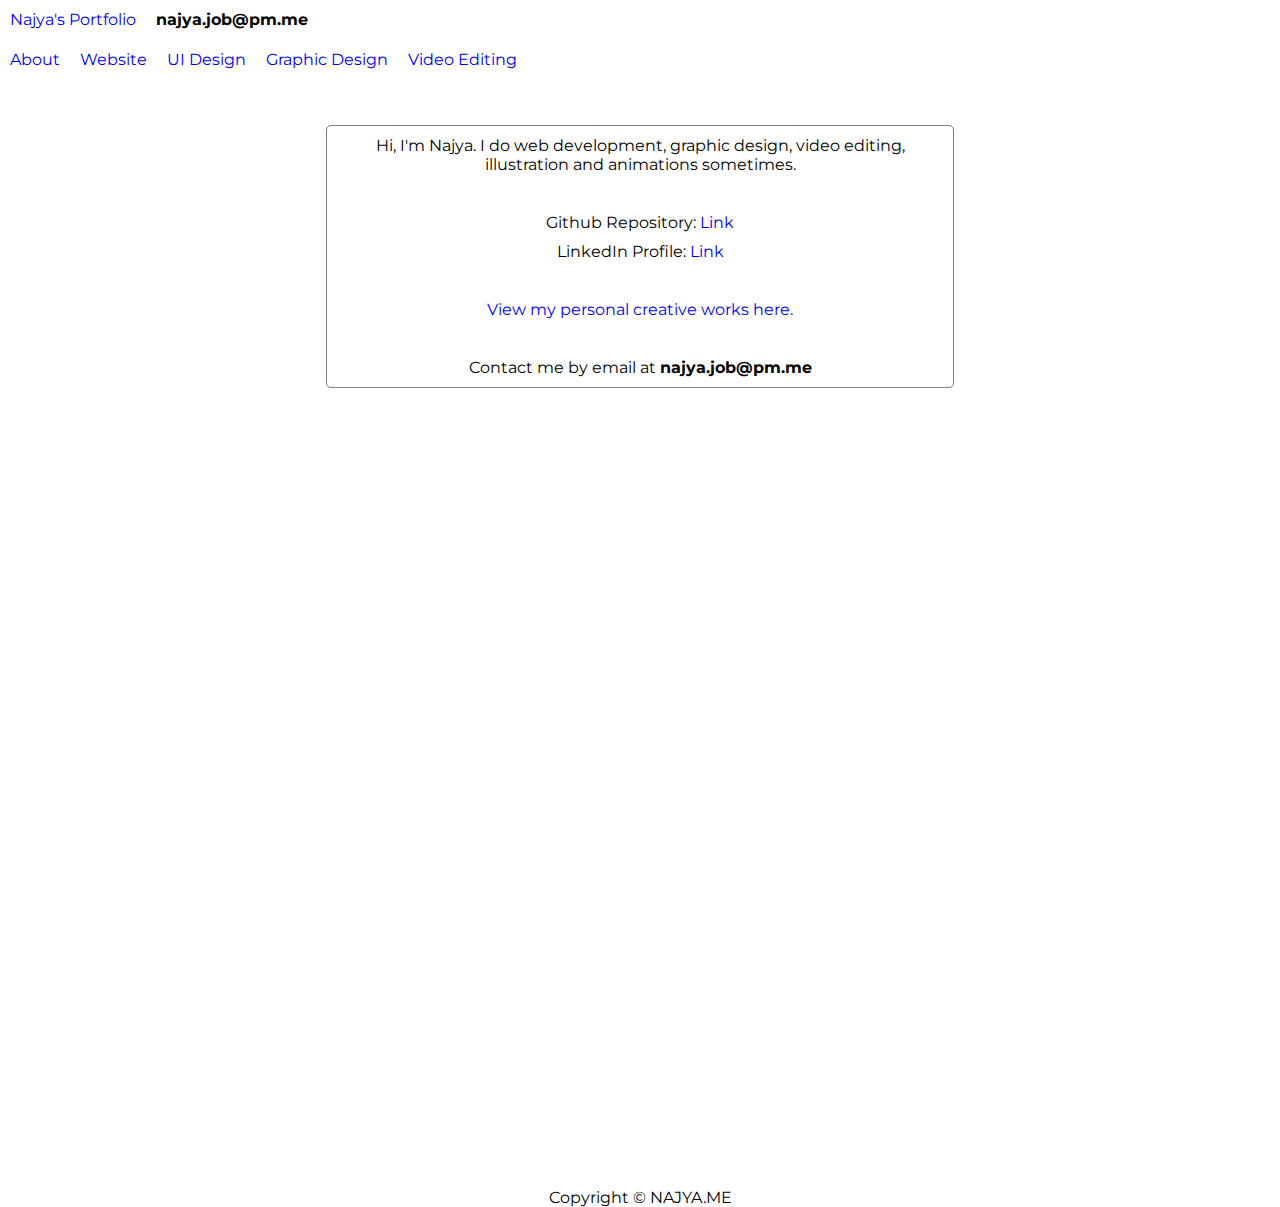
<file: index.html>
<!DOCTYPE html>
<html lang="en">

<head>
    <!-- Google tag (gtag.js) -->
    <script async src="https://www.googletagmanager.com/gtag/js?id=G-81DXQDD2KN"></script>
    <script>
        window.dataLayer = window.dataLayer || [];
        function gtag() { dataLayer.push(arguments); }
        gtag('js', new Date());

        gtag('config', 'G-81DXQDD2KN');
    </script>
    
    <meta charset="UTF-8">
    <meta name="viewport" content="width=device-width, initial-scale=1.0">
    <meta name="robots" content="noindex, noml, nofollow">
    <meta name="description" content="A little portfolio site of mine.">
    <link rel="stylesheet" href="./index.css">
    <title>Portfolio | Najya</title>
    <link rel="icon" type="image/x-icon" href="./media/illustration/snail_compressed.webp">
</head>

<body id="top">
    <div class="fixed-top-nav">
        <nav>
            <ul class="firstNav">
                <li class="c1"><a href="index.html">Najya's Portfolio</a></li>
                <li class="c2"><span id="emailText" onclick="copyText()">najya.job@pm.me</span></li>
            </ul>
        </nav>

        <nav>
            <ul class="secondNav">
                <li class="navLink active"><a href="index.html">About</a></li>
                <li class="navLink"><a href="website.html">Website</a></li>
                <li class="navLink"><a href="ui-design.html">UI Design</a></li>
                <li class="navLink"><a href="graphic-design.html">Graphic Design</a></li>
                <li class="navLink"><a href="video-editing.html">Video Editing</a></li>
            </ul>
        </nav>
    </div>

    <div class="content">
        <div id="contact-me">
            <!-- <h1>Contact Me</h1> -->

            <div class="content-contact">
                <div class="child-contact">
                    <p>
                        Hi, I'm Najya. I do web development, graphic design, video editing, illustration and animations
                        sometimes.
                    </p>

                    <br>
                    <p>Github Repository: <a href="https://github.com/najya-mn" target="_blank">Link</a></p>
                    <p>LinkedIn Profile: <a href="https://www.linkedin.com/in/najya-mohd-najib" target="_blank">Link</a></p>
                    <br>

                    <p><a href="https://rumirta.me" target="_blank">View my personal creative works here.</a></p>
                    <br>
                    <p>
                        Contact me by email at
                        <span id="emailText" onclick="copyText()">najya.job@pm.me</span>
                    </p>
                </div>
            </div>

            <div style="height: calc(90vh - 40px)"></div>
        </div>
    </div>

    <script src="./index.js"></script>

    <footer>
        Copyright &copy NAJYA.ME
    </footer>
</body>

</html>
</file>
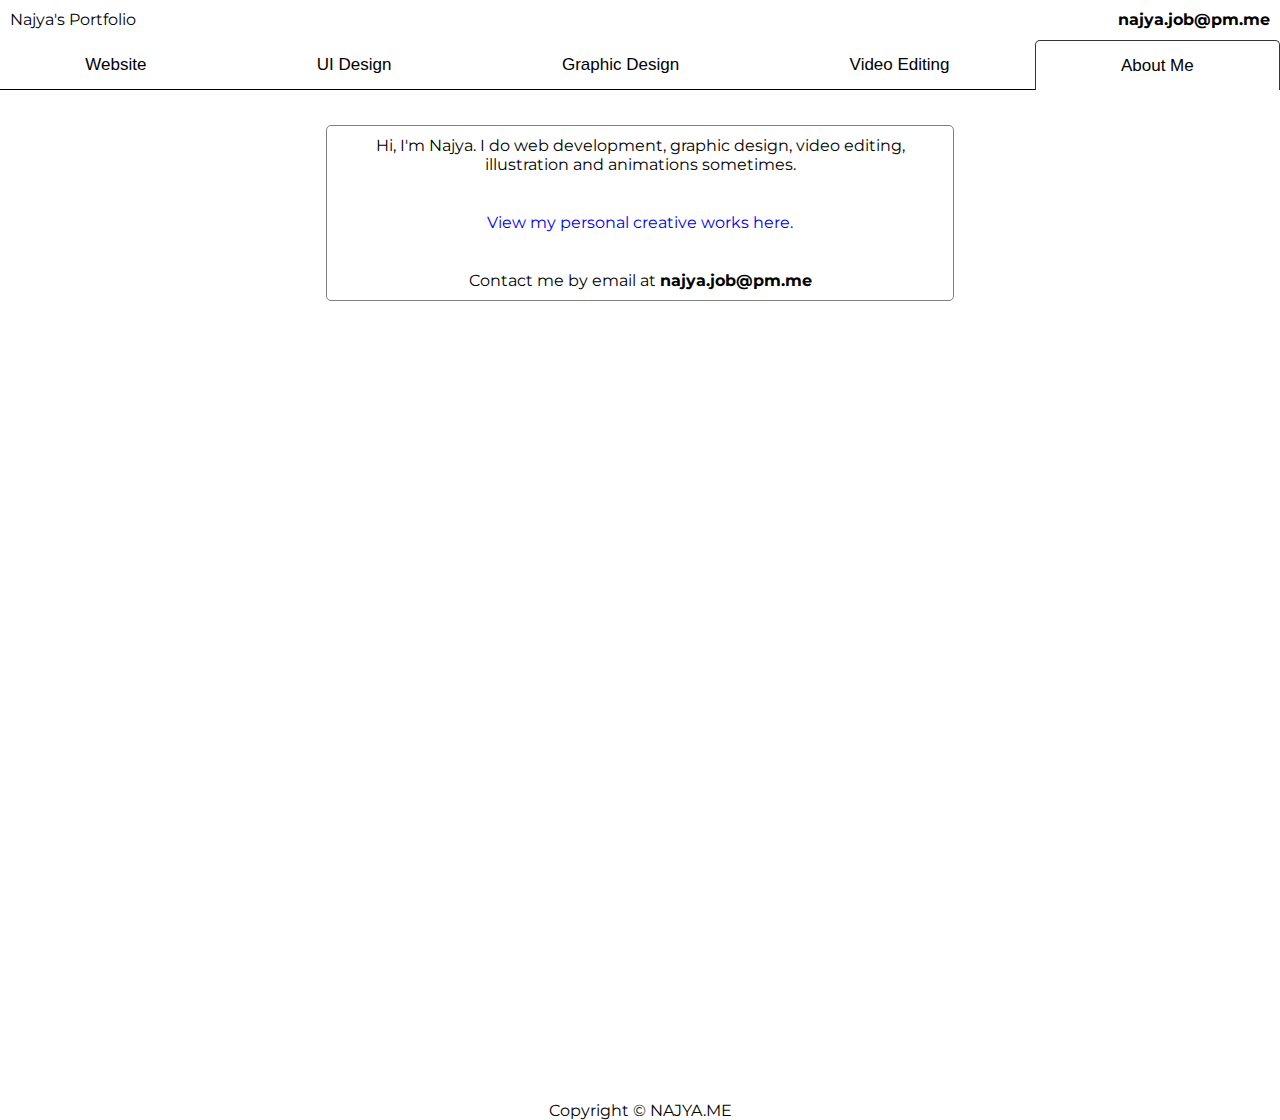
<file: about-me.html>
<!DOCTYPE html>
<html lang="en">

<head>
    <meta charset="UTF-8">
    <meta name="viewport" content="width=device-width, initial-scale=1.0">
    <meta name="robots" content="noindex, noml, nofollow">
    <meta name="description" content="A little portfolio site of mine.">
    <link rel="stylesheet" href="./index.css">
    <title>Portfolio | Najya</title>
    <link rel="icon" type="image/x-icon" href="/media/illustration/snail_compressed.webp">

    <!-- Google tag (gtag.js) -->
    <script async src="https://www.googletagmanager.com/gtag/js?id=G-81DXQDD2KN"></script>
    <script>
        window.dataLayer = window.dataLayer || [];
        function gtag() { dataLayer.push(arguments); }
        gtag('js', new Date());

        gtag('config', 'G-81DXQDD2KN');
    </script>
</head>

<body id="top">
    <div class="fixed-top-nav">
        <nav>
            <ul>
                <li class="child-1"><a href="index.html">Najya's Portfolio</a></li>
                <li class="child-2"><span id="emailText" onclick="copyText()">najya.job@pm.me</span></li>
            </ul>
        </nav>

        <div class="tab">
            <!-- <button class="tablinks" onclick="openTab(event, 'illustration')">Illustration & Animation</button> -->
            <button href="#top" class="tablinks" onclick="openTab(event, 'website')">Website</button>
            <button href="#top" class="tablinks" onclick="openTab(event, 'prototype')">UI Design</button>
            <button class="tablinks" onclick="openTab(event, 'graphic-design')">Graphic Design</button>
            <button class="tablinks" onclick="openTab(event, 'video-editing')">Video Editing</button>
            <button id="defaultOpen" href="#top" class="tablinks" onclick="openTab(event, 'contact-me')">About Me</button>
        </div>
    </div>

    <div class="content">
        <div id="contact-me" class="tabcontent">
            <!-- <h1>Contact Me</h1> -->

            <div class="content-contact">
                <div class="child-contact">
                    <p>
                        Hi, I'm Najya. I do web development, graphic design, video editing, illustration and animations
                        sometimes.
                    </p>

                    <br>

                    <p><a href="https://rumirta.me">View my personal creative works here.</a></p>

                    <br>
                    <p>
                        Contact me by email at
                        <span id="emailText" onclick="copyText()">najya.job@pm.me</span>
                    </p>
                </div>
            </div>

            <div style="height: calc(90vh - 40px)"></div>
        </div>
    </div>

    <script src="./index.js"></script>

    <footer>
        Copyright &copy NAJYA.ME
    </footer>
</body>

</html>
</file>
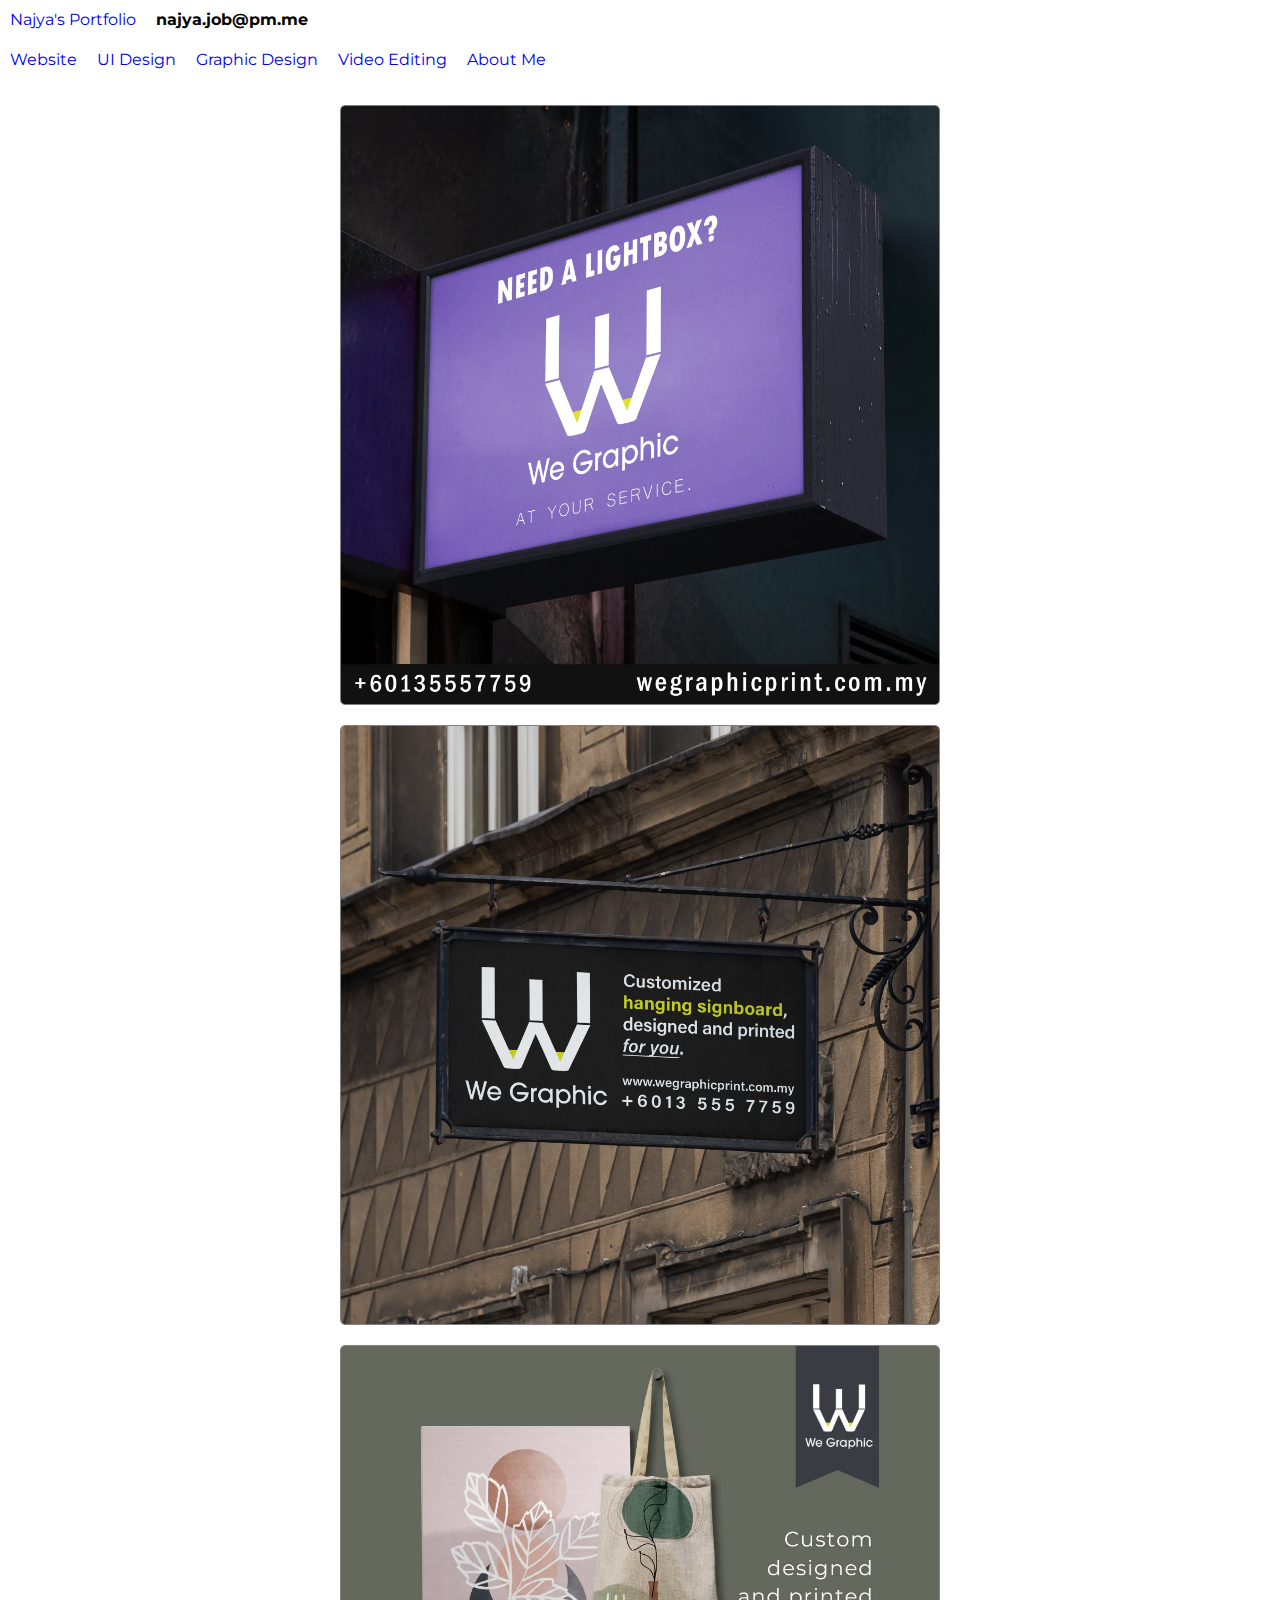
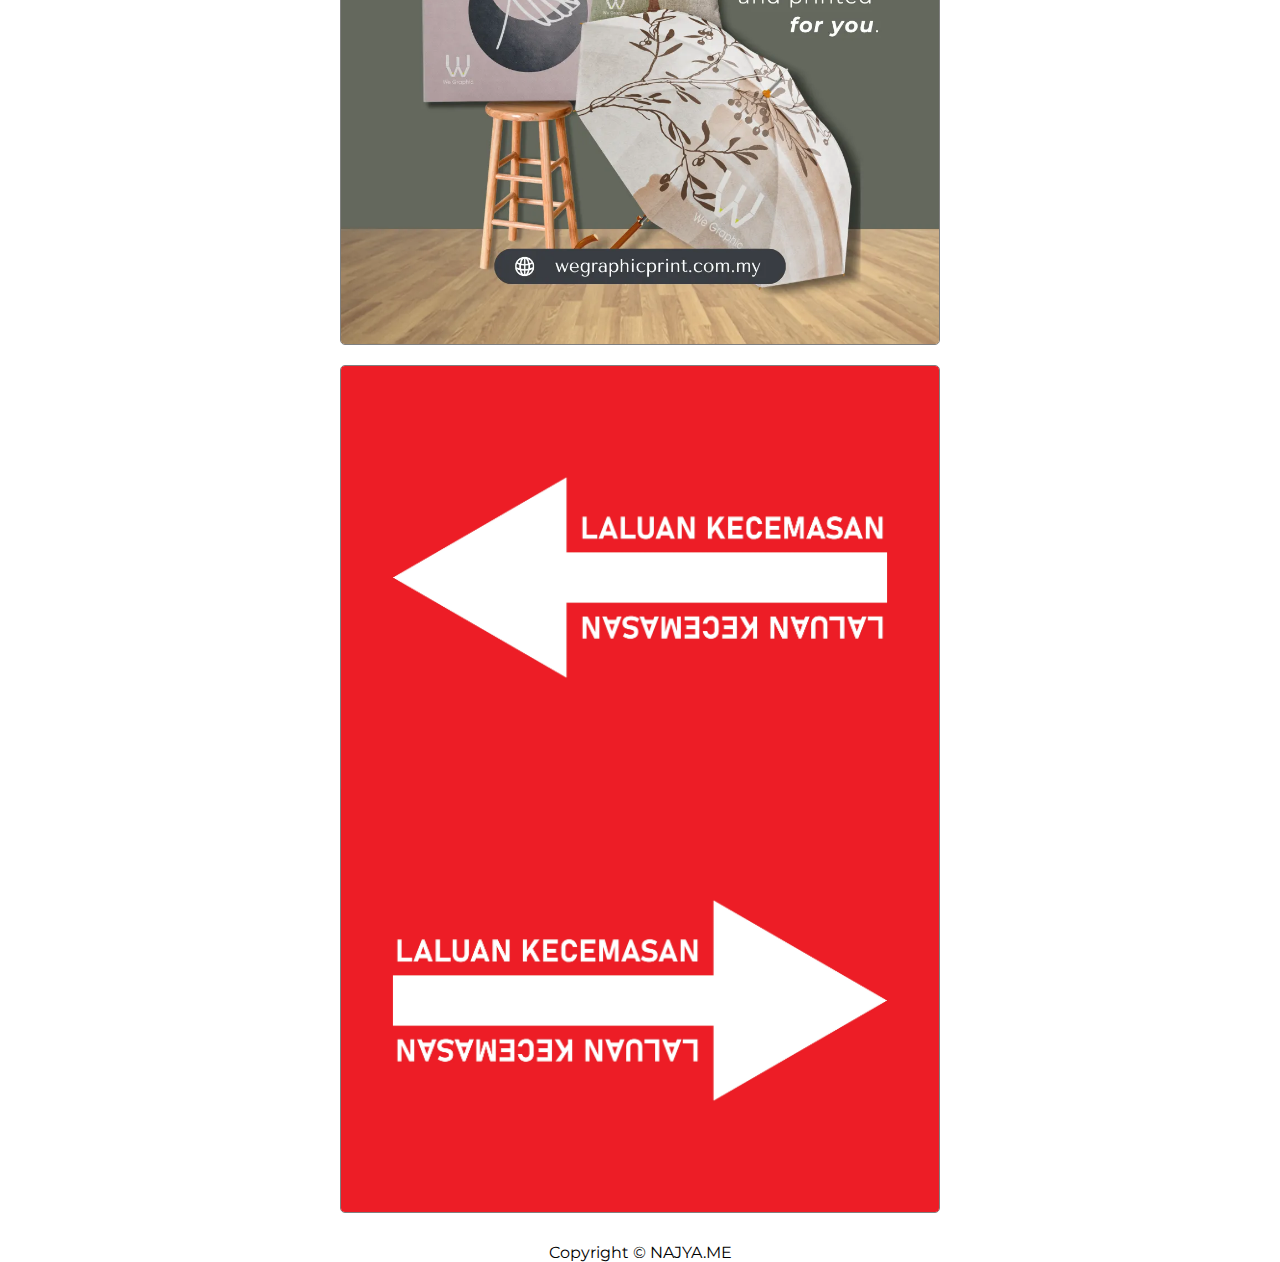
<file: graphic-design.html>
<!DOCTYPE html>
<html lang="en">

<head>
    <!-- Google tag (gtag.js) -->
    <script async src="https://www.googletagmanager.com/gtag/js?id=G-81DXQDD2KN"></script>
    <script>
        window.dataLayer = window.dataLayer || [];
        function gtag() { dataLayer.push(arguments); }
        gtag('js', new Date());

        gtag('config', 'G-81DXQDD2KN');
    </script>
    
    <meta charset="UTF-8">
    <meta name="viewport" content="width=device-width, initial-scale=1.0">
    <meta name="robots" content="noindex, noml, nofollow">
    <meta name="description" content="A little portfolio site of mine.">
    <link rel="stylesheet" href="./index.css">
    <title>Graphic Design | Najya</title>
    <link rel="icon" type="image/x-icon" href="./media/illustration/snail_compressed.webp">
</head>

<body id="top">
    <div class="fixed-top-nav">
        <nav>
            <ul class="firstNav">
                <li class="c1"><a href="index.html">Najya's Portfolio</a></li>
                <li class="c2"><span id="emailText" onclick="copyText()">najya.job@pm.me</span></li>
            </ul>
        </nav>

        <nav>
            <ul class="secondNav">
                <li class="navLink"><a href="website.html">Website</a></li>
                <li class="navLink"><a href="ui-design.html">UI Design</a></li>
                <li class="navLink active"><a href="graphic-design.html">Graphic Design</a></li>
                <li class="navLink"><a href="video-editing.html">Video Editing</a></li>
                <li class="navLink"><a href="about-me.html">About Me</a></li>
            </ul>
        </nav>
    </div>

    <div class="content">
        <div id="graphic-design" class="tabcontent">
            <!-- <h1>Graphic Design</h1> -->
            <div class="row">
                <div class="column">
                    <div class="child-gd">
                        <img loading="lazy" src="/media/graphic-design/wall mounted sign board_compressed.webp" alt="">
                    </div>
                    <div class="child-gd">
                        <img loading="lazy" src="/media/graphic-design/signboard_compressed.webp" alt="">
                    </div>

                    <div class="child-gd">
                        <img loading="lazy" src="/media/graphic-design/TMYK 2_compressed.webp" alt="">
                    </div>

                    <div class="child-gd">
                        <img loading="lazy" src="/media/graphic-design/laluan kecemasan (left)_compressed.webp" alt="">
                        <img loading="lazy" src="/media/graphic-design/laluan kecemasan(right)_compressed.webp" alt="">

                        <!-- <p>
                            Redesigned PPDKL's directional signage to be manually rotatable, enabling a single sign to
                            serve
                            both
                            left and right directions.
                            <br><br>
                            This cost-effective solution features text printed on the top and bottom of the arrow line,
                            ensuring that the text remains upright and readable when the sign is rotated by the user.
                            <br><br>
                            This design simplifies wayfinding and reduces printing expenses.
                        </p> -->
                    </div>
                    <!-- <div class="child-gd">
                        <img loading="lazy" src="/media/graphic-design/card front_compressed.webp" alt="">
                        <img loading="lazy" src="/media/graphic-design/card back_compressed.webp" alt="">

                        <p>
                            Redesigned an outdated business card as an intern project, under the guidance of my
                            coworker,
                            to create a more modern and professional look.
                            <br><br>
                            Key changes included a cleaner sans-serif font for improved readability and a more balanced
                            layout
                            with clearer hierarchy through the use of font sizes and visual spacing.
                            <br><br>
                            This experience provided valuable lessons in typography and layout.
                        </p>
                    </div> -->
                </div>
            </div>
        </div>
    </div>

    <script src="./index.js"></script>

    <footer>
        Copyright &copy NAJYA.ME
    </footer>
</body>

</html>
</file>
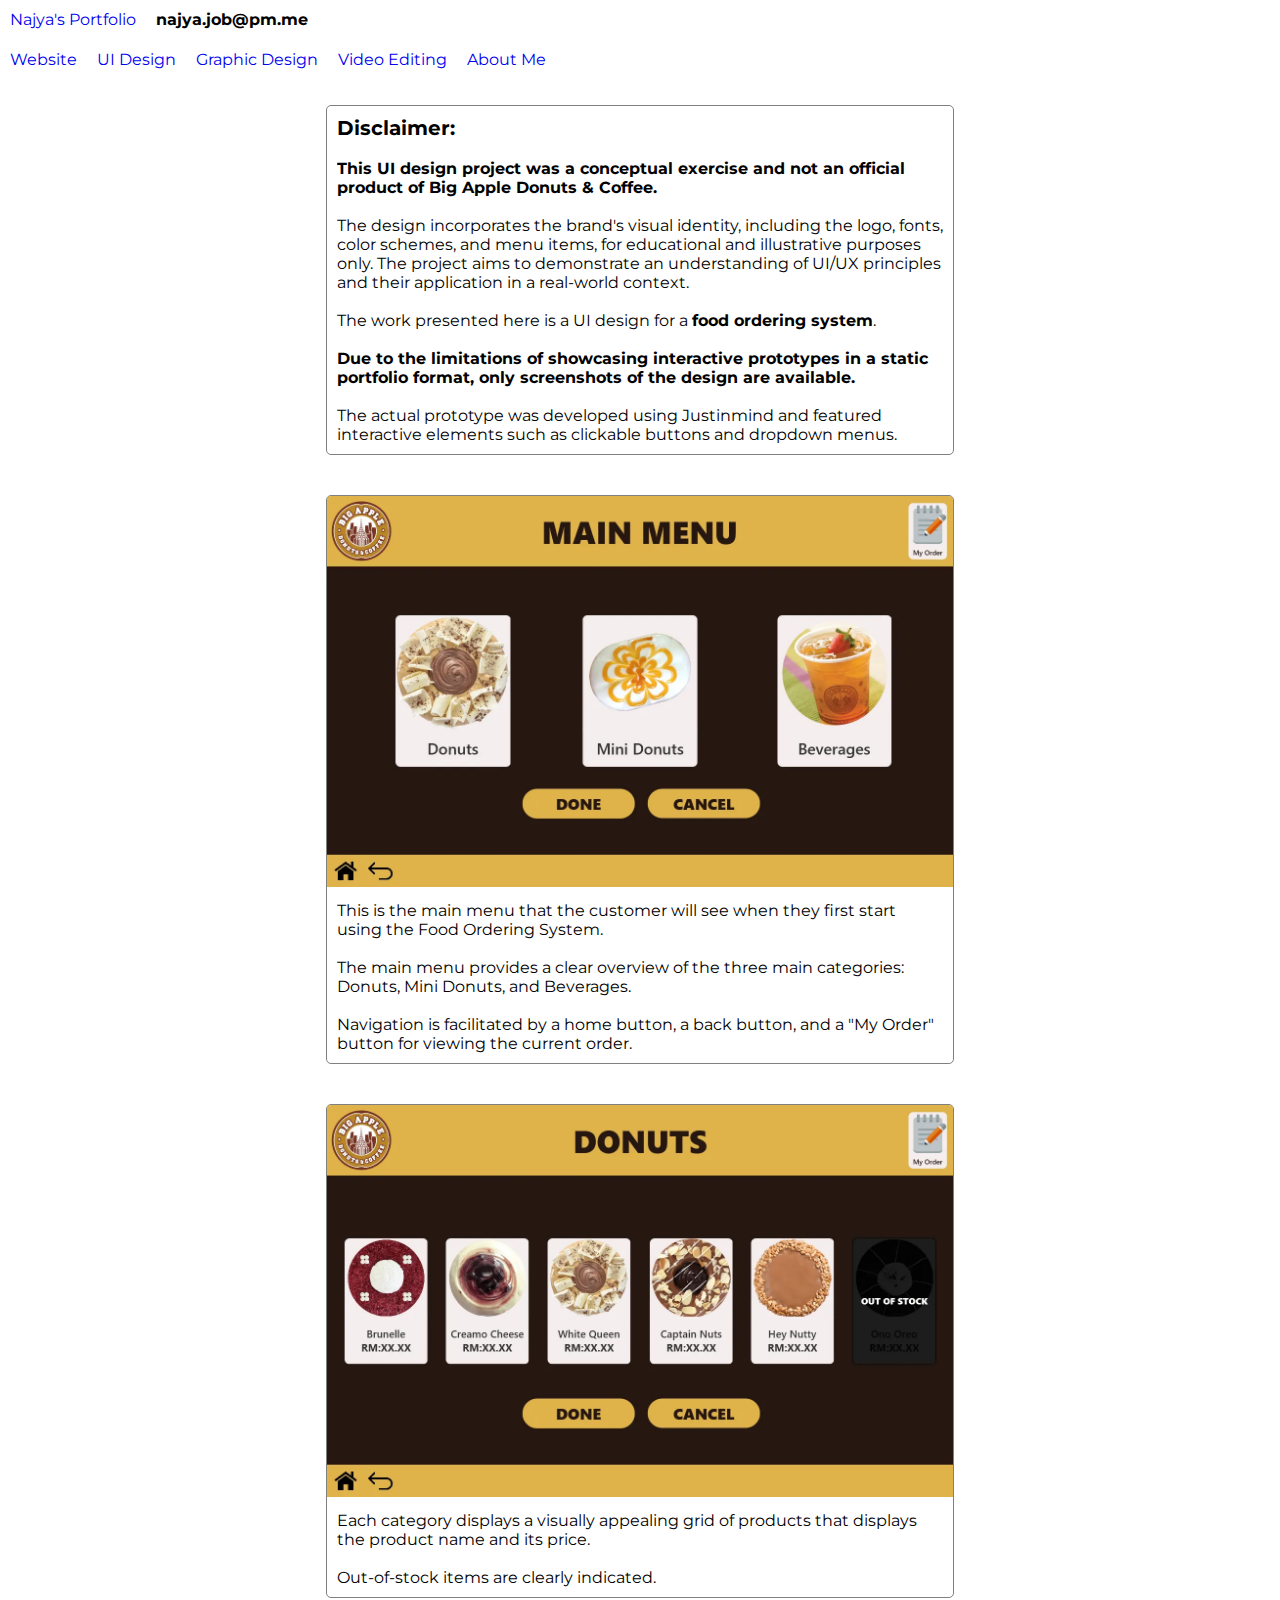
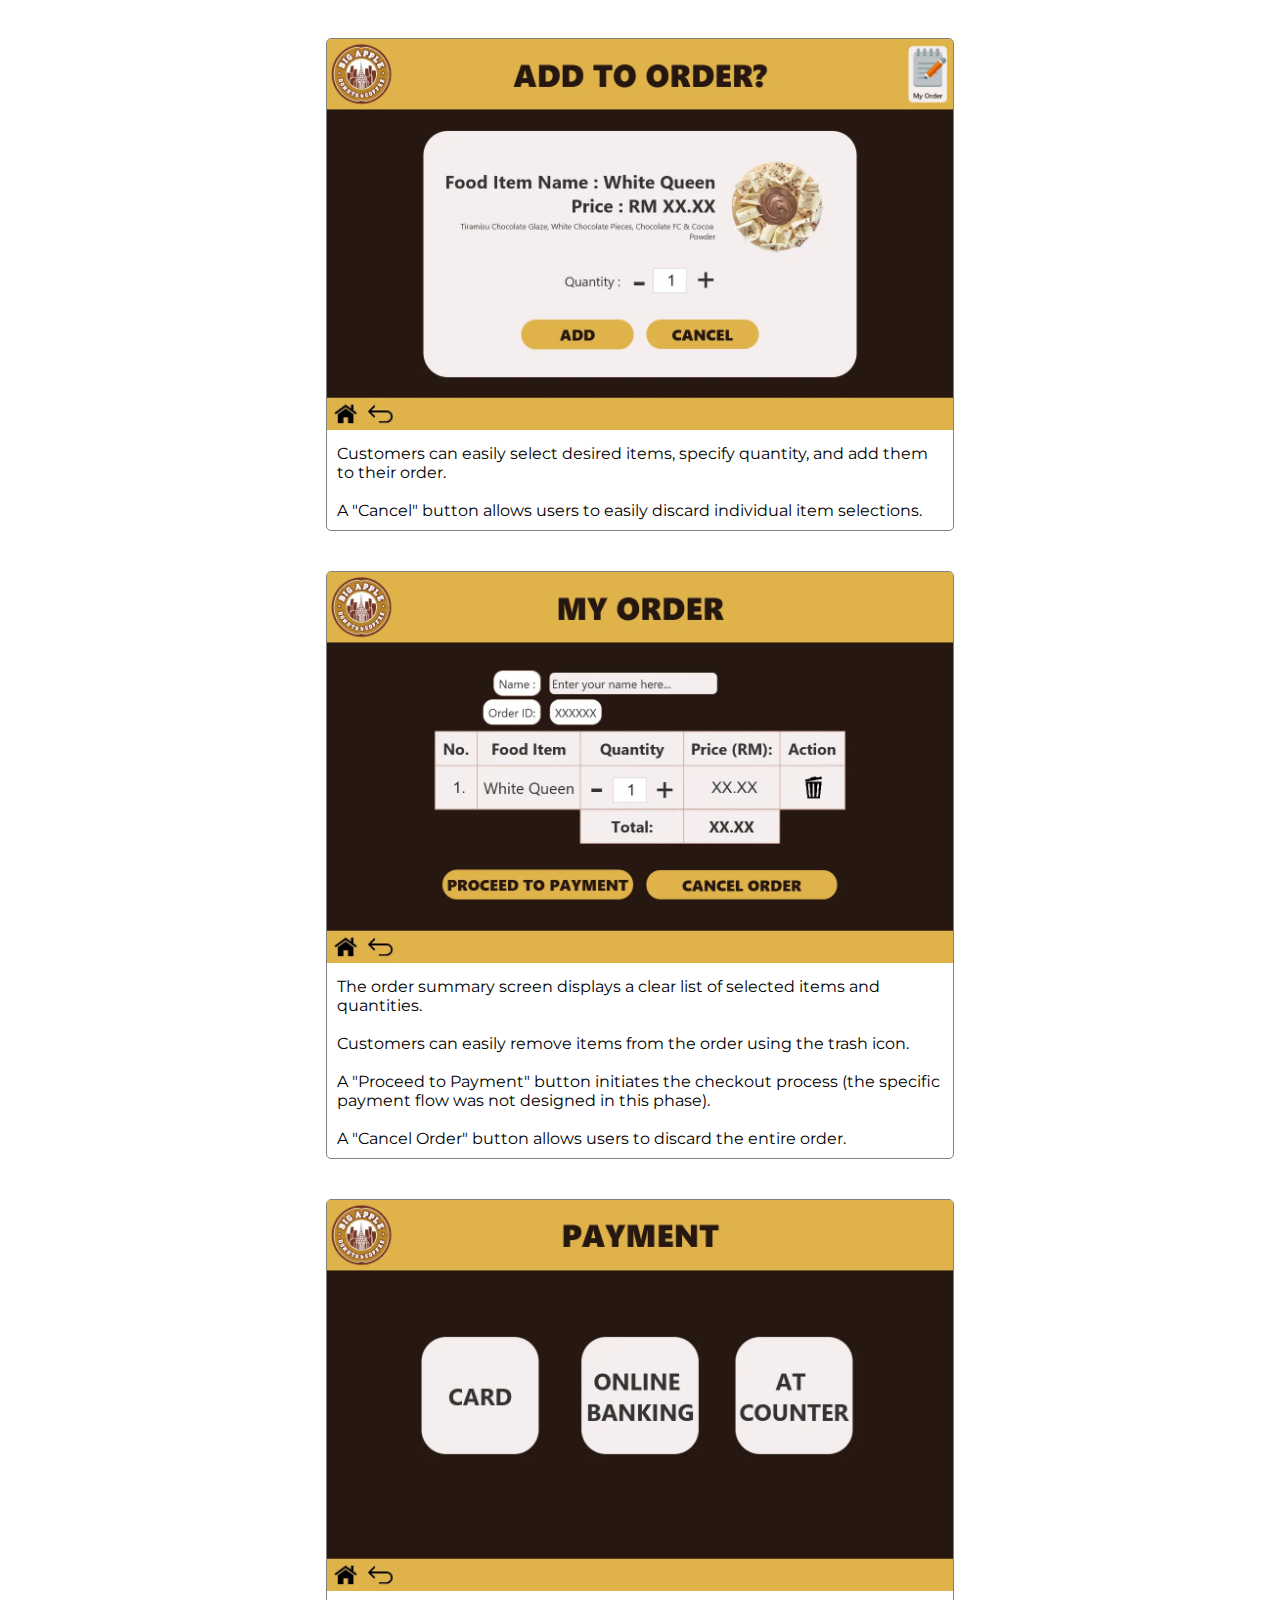
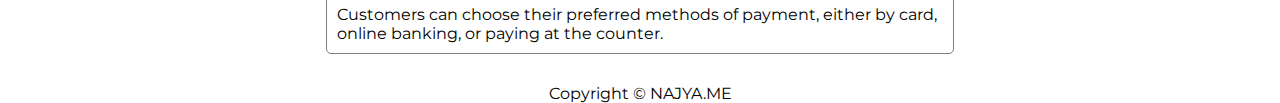
<file: ui-design.html>
<!DOCTYPE html>
<html lang="en">

<head>
    <meta charset="UTF-8">
    <meta name="viewport" content="width=device-width, initial-scale=1.0">
    <meta name="robots" content="noindex, noml, nofollow">
    <meta name="description" content="A little portfolio site of mine.">
    <link rel="stylesheet" href="./index.css">
    <title>UI Design | Najya</title>
    <link rel="icon" type="image/x-icon" href="/media/illustration/snail_compressed.webp">

    <!-- Google tag (gtag.js) -->
    <script async src="https://www.googletagmanager.com/gtag/js?id=G-81DXQDD2KN"></script>
    <script>
        window.dataLayer = window.dataLayer || [];
        function gtag() { dataLayer.push(arguments); }
        gtag('js', new Date());

        gtag('config', 'G-81DXQDD2KN');
    </script>
</head>

<body id="top">
    <div class="fixed-top-nav">
        <nav>
            <ul class="firstNav">
                <li class="c1"><a href="index.html">Najya's Portfolio</a></li>
                <li class="c2"><span id="emailText" onclick="copyText()">najya.job@pm.me</span></li>
            </ul>
        </nav>

        <nav>
            <ul class="secondNav">
                <li class="navLink"><a href="website.html">Website</a></li>
                <li class="navLink active"><a href="ui-design.html">UI Design</a></li>
                <li class="navLink"><a href="graphic-design.html">Graphic Design</a></li>
                <li class="navLink"><a href="video-editing.html">Video Editing</a></li>
                <li class="navLink"><a href="about-me.html">About Me</a></li>
            </ul>
        </nav>
    </div>

    <div class="content">
        <div id="prototype" class="tabcontent">
            <div class="content-prototype">
                <div class="child-prototype">
                    <p class="disclaimer">
                        <b style="font-size: 20px;">Disclaimer: </b>

                        <br> <br>

                        <b>This UI design project was a conceptual exercise and not an official product of
                            Big Apple Donuts & Coffee. </b>

                        <br><br>

                        The design incorporates the brand's visual identity,
                        including the logo, fonts, color schemes, and menu items, for educational and
                        illustrative purposes only.

                        The project aims to demonstrate an understanding of UI/UX principles and their
                        application in a real-world context.

                        <br><br>

                        The work presented here is a UI design for a <b>food ordering system</b>.

                        <br><br>

                        <b>Due to the limitations of showcasing interactive prototypes in a static
                            portfolio format, only screenshots of the design are available.</b>

                        <br><br>
                        The actual prototype was developed using Justinmind and featured interactive
                        elements such as clickable buttons and dropdown menus.
                    </p>
                </div>

                <div class="child-prototype">
                    <img loading="lazy" src="./media/ui-design/Customer/2.0 Client Main Menu@1x_compressed.webp" alt="">

                    <p>
                        This is the main menu that the customer will see when they first start using the Food Ordering
                        System.
                        <br><br>
                        The main menu provides a clear overview of the three main categories: Donuts, Mini Donuts, and
                        Beverages.
                        <br><br>
                        Navigation is facilitated by a home button, a back button, and a "My Order" button for viewing
                        the current order.
                    </p>
                </div>

                <div class="child-prototype">
                    <img loading="lazy" src="./media/ui-design/Customer/3.1 Donuts@1x_compressed.webp" alt="">

                    <p>
                        Each category displays a visually appealing grid of products that displays the product name and
                        its price.
                        <br><br>
                        Out-of-stock items are clearly indicated.
                    </p>
                </div>

                <div class="child-prototype">
                    <img loading="lazy" src="./media/ui-design/Customer/White Queen@1x_compressed.webp" alt="">

                    <p>
                        Customers can easily select desired items, specify quantity, and add them to their order.
                        <br><br>
                        A "Cancel" button allows users to easily discard individual item selections.
                    </p>
                </div>

                <div class="child-prototype">
                    <img loading="lazy"
                        src="./media/ui-design/Customer/5.0 Client Menu Confirmation Before Payment@1x_compressed.webp"
                        alt="">

                    <p>
                        The order summary screen displays a clear list of selected items and quantities.
                        <br><br>
                        Customers can easily remove items from the order using the trash icon.
                        <br><br>
                        A "Proceed to Payment" button initiates the checkout process (the specific payment flow was not
                        designed in this phase).
                        <br><br>
                        A "Cancel Order" button allows users to discard the entire order.
                    </p>
                </div>

                <div class="child-prototype">
                    <img loading="lazy" src="./media/ui-design/Customer/6.0 Client Payment@1x_compressed.webp" alt="">

                    <p>
                        Customers can choose their preferred methods of payment, either by card, online banking, or
                        paying at the counter.
                    </p>
                </div>
            </div>
        </div>
    </div>

    <script src="./index.js"></script>

    <footer>
        Copyright &copy NAJYA.ME
    </footer>
</body>

</html>
</file>
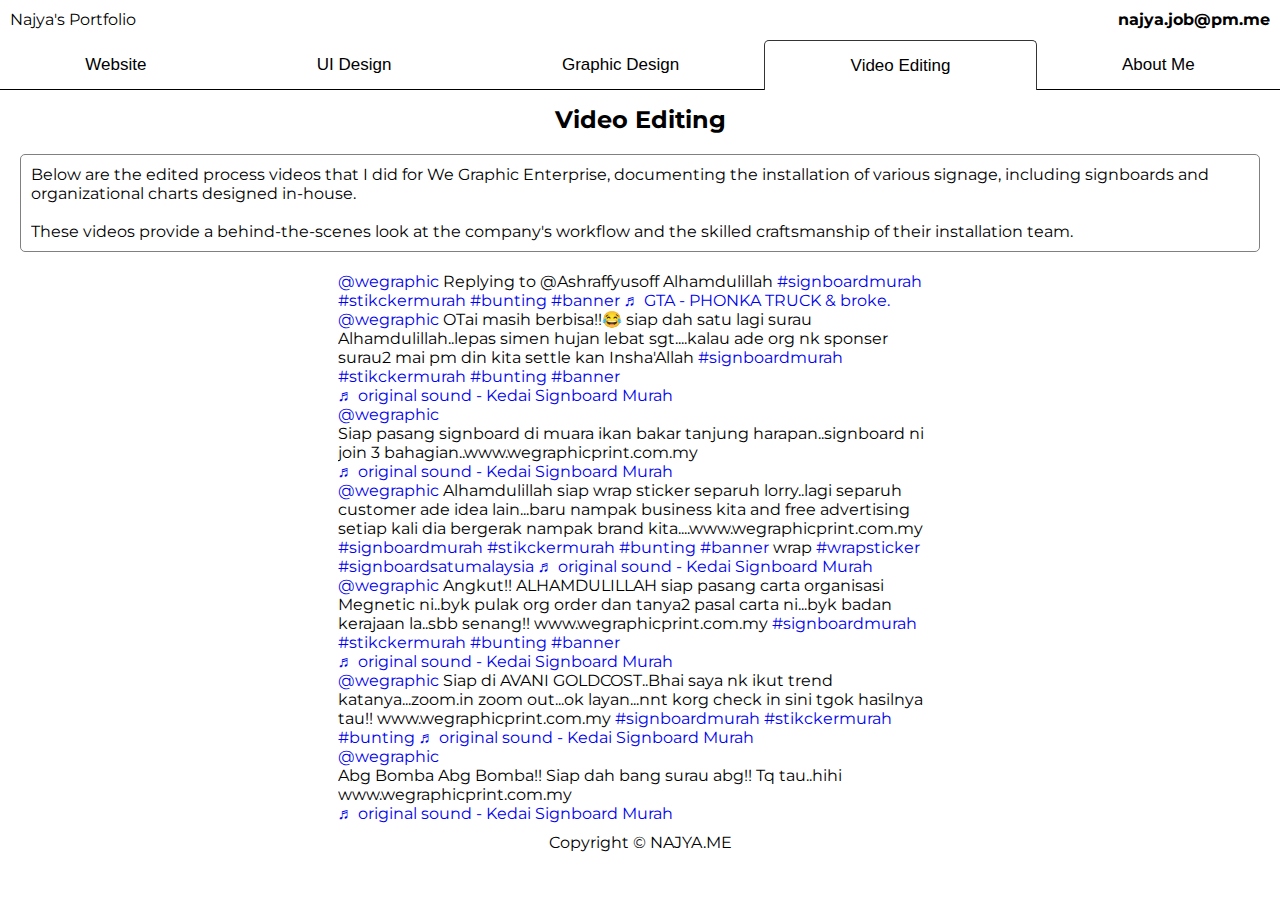
<file: video-editing.html>
<!DOCTYPE html>
<html lang="en">

<head>
    <meta charset="UTF-8">
    <meta name="viewport" content="width=device-width, initial-scale=1.0">
    <meta name="robots" content="noindex, noml, nofollow">
    <meta name="description" content="A little portfolio site of mine.">
    <link rel="stylesheet" href="./index.css">
    <title>Portfolio | Najya</title>
    <link rel="icon" type="image/x-icon" href="/media/illustration/snail_compressed.webp">

    <!-- Google tag (gtag.js) -->
    <script async src="https://www.googletagmanager.com/gtag/js?id=G-81DXQDD2KN"></script>
    <script>
        window.dataLayer = window.dataLayer || [];
        function gtag() { dataLayer.push(arguments); }
        gtag('js', new Date());

        gtag('config', 'G-81DXQDD2KN');
    </script>
</head>

<body id="top">
    <div class="fixed-top-nav">
        <nav>
            <ul>
                <li class="child-1"><a href="index.html">Najya's Portfolio</a></li>
                <li class="child-2"><span id="emailText" onclick="copyText()">najya.job@pm.me</span></li>
            </ul>
        </nav>

        <div class="tab">
            <!-- <button class="tablinks" onclick="openTab(event, 'illustration')">Illustration & Animation</button> -->
            <button href="#top" class="tablinks" onclick="openTab(event, 'website')">Website</button>
            <button href="#top" class="tablinks" onclick="openTab(event, 'prototype')">UI Design</button>
            <button class="tablinks" onclick="openTab(event, 'graphic-design')">Graphic Design</button>
            <button id="defaultOpen" class="tablinks" onclick="openTab(event, 'video-editing')">Video Editing</button>
            <button href="#top" class="tablinks" onclick="openTab(event, 'contact-me')">About Me</button>
        </div>
    </div>

    <div class="content">
        <div id="video-editing" class="tabcontent">
            <h1>Video Editing</h1>
            <div class="child-video-exp">
                <p>
                    Below are the edited process videos that I did for We Graphic Enterprise,
                    documenting the installation of various signage,
                    including signboards and organizational charts designed in-house.
                    <br><br>
                    These videos provide a behind-the-scenes look at the company's workflow and
                    the skilled craftsmanship of their installation team.
                </p>
            </div>

            <div class="content-video">
                <div class="row">
                    <div class="column">
                        <div class="child-video">
                            <blockquote class="tiktok-embed"
                                cite="https://www.tiktok.com/@wegraphic/video/7421167547573243154"
                                data-video-id="7421167547573243154" style="max-width: 605px;min-width: 325px;">
                                <section> <a target="_blank" title="@wegraphic"
                                        href="https://www.tiktok.com/@wegraphic?refer=embed">@wegraphic</a> Replying to
                                    @Ashraffyusoff
                                    Alhamdulillah <a title="signboardmurah" target="_blank"
                                        href="https://www.tiktok.com/tag/signboardmurah?refer=embed">#signboardmurah</a>
                                    <a title="stikckermurah" target="_blank"
                                        href="https://www.tiktok.com/tag/stikckermurah?refer=embed">#stikckermurah</a>
                                    <a title="bunting" target="_blank"
                                        href="https://www.tiktok.com/tag/bunting?refer=embed">#bunting</a> <a title="banner"
                                        target="_blank" href="https://www.tiktok.com/tag/banner?refer=embed">#banner</a> <a
                                        target="_blank" title="♬ GTA - PHONKA TRUCK &#38; broke."
                                        href="https://www.tiktok.com/music/GTA-7174175863313795073?refer=embed">♬ GTA -
                                        PHONKA TRUCK
                                        &#38;
                                        broke.</a>
                                </section>
                            </blockquote>
                            <script async src="https://www.tiktok.com/embed.js"></script>
                        </div>

                        <div class="child-video">
                            <blockquote class="tiktok-embed"
                                cite="https://www.tiktok.com/@wegraphic/video/7451452311219719442"
                                data-video-id="7451452311219719442" style="max-width: 605px;min-width: 325px;">
                                <section> <a target="_blank" title="@wegraphic"
                                        href="https://www.tiktok.com/@wegraphic?refer=embed">@wegraphic</a>
                                    OTai masih berbisa!!😂 siap dah satu lagi surau Alhamdulillah..lepas simen hujan
                                    lebat
                                    sgt....kalau ade org nk
                                    sponser surau2 mai pm din kita settle kan Insha&#39;Allah <a title="signboardmurah"
                                        target="_blank"
                                        href="https://www.tiktok.com/tag/signboardmurah?refer=embed">#signboardmurah</a>
                                    <a title="stikckermurah" target="_blank"
                                        href="https://www.tiktok.com/tag/stikckermurah?refer=embed">#stikckermurah</a>
                                    <a title="bunting" target="_blank"
                                        href="https://www.tiktok.com/tag/bunting?refer=embed">#bunting</a> <a title="banner"
                                        target="_blank" href="https://www.tiktok.com/tag/banner?refer=embed">#banner</a> <a
                                        target="_blank" title="♬ original sound  - Kedai Signboard Murah"
                                        href="https://www.tiktok.com/music/original-sound-Kedai-Signboard-Murah-7451452651596073729?refer=embed">♬
                                        original sound - Kedai Signboard Murah</a>
                                </section>
                            </blockquote>
                            <script async src="https://www.tiktok.com/embed.js"></script>
                        </div>
                    </div>
                    <div class="column">
                        <div class="child-video">
                            <blockquote class="tiktok-embed"
                                cite="https://www.tiktok.com/@wegraphic/video/7443675576981916935"
                                data-video-id="7443675576981916935" style="max-width: 605px; min-width: 325px;">
                                <section>
                                    <a target="_blank" title="@wegraphic"
                                        href="https://www.tiktok.com/@wegraphic?refer=embed">@wegraphic</a>
                                    <p>Siap pasang signboard di muara ikan bakar tanjung harapan..signboard ni join 3
                                        bahagian..www.wegraphicprint.com.my</p>
                                    <a target="_blank" title="♬ original sound - Kedai Signboard Murah"
                                        href="https://www.tiktok.com/music/original-sound-Kedai-Signboard-Murah-7443675632757885697?refer=embed">♬
                                        original sound - Kedai Signboard Murah</a>
                                </section>
                            </blockquote>
                            <script async src="https://www.tiktok.com/embed.js"></script>
                        </div>
                        <div class="child-video">
                            <blockquote class="tiktok-embed"
                                cite="https://www.tiktok.com/@wegraphic/video/7454903245492833544"
                                data-video-id="7454903245492833544" style="max-width: 605px;min-width: 325px;">
                                <section> <a target="_blank" title="@wegraphic"
                                        href="https://www.tiktok.com/@wegraphic?refer=embed">@wegraphic</a>
                                    Alhamdulillah siap wrap sticker separuh lorry..lagi separuh customer ade idea
                                    lain...baru nampak
                                    business kita
                                    and free advertising setiap kali dia bergerak nampak brand
                                    kita....www.wegraphicprint.com.my <a title="signboardmurah" target="_blank"
                                        href="https://www.tiktok.com/tag/signboardmurah?refer=embed">#signboardmurah</a>
                                    <a title="stikckermurah" target="_blank"
                                        href="https://www.tiktok.com/tag/stikckermurah?refer=embed">#stikckermurah</a>
                                    <a title="bunting" target="_blank"
                                        href="https://www.tiktok.com/tag/bunting?refer=embed">#bunting</a> <a title="banner"
                                        target="_blank" href="https://www.tiktok.com/tag/banner?refer=embed">#banner</a>
                                    wrap <a title="wrapsticker" target="_blank"
                                        href="https://www.tiktok.com/tag/wrapsticker?refer=embed">#wrapsticker</a> <a
                                        title="signboardsatumalaysia" target="_blank"
                                        href="https://www.tiktok.com/tag/signboardsatumalaysia?refer=embed">#signboardsatumalaysia</a>
                                    <a target="_blank" title="♬ original sound  - Kedai Signboard Murah"
                                        href="https://www.tiktok.com/music/original-sound-Kedai-Signboard-Murah-7454903334869814032?refer=embed">♬
                                        original sound - Kedai Signboard Murah</a>
                                </section>
                            </blockquote>
                            <script async src="https://www.tiktok.com/embed.js"></script>
                        </div>
                    </div>
                    <div class="column">
                        <div class="child-video">
                            <blockquote class="tiktok-embed"
                                cite="https://www.tiktok.com/@wegraphic/video/7446269267089214727"
                                data-video-id="7446269267089214727" style="max-width: 605px;min-width: 325px;">
                                <section> <a target="_blank" title="@wegraphic"
                                        href="https://www.tiktok.com/@wegraphic?refer=embed">@wegraphic</a>
                                    Angkut!! ALHAMDULILLAH siap pasang carta organisasi Megnetic ni..byk pulak org order
                                    dan
                                    tanya2
                                    pasal carta
                                    ni...byk badan kerajaan la..sbb senang!! www.wegraphicprint.com.my <a
                                        title="signboardmurah" target="_blank"
                                        href="https://www.tiktok.com/tag/signboardmurah?refer=embed">#signboardmurah</a>
                                    <a title="stikckermurah" target="_blank"
                                        href="https://www.tiktok.com/tag/stikckermurah?refer=embed">#stikckermurah</a>
                                    <a title="bunting" target="_blank"
                                        href="https://www.tiktok.com/tag/bunting?refer=embed">#bunting</a> <a title="banner"
                                        target="_blank" href="https://www.tiktok.com/tag/banner?refer=embed">#banner</a> <a
                                        target="_blank" title="♬ original sound  - Kedai Signboard Murah"
                                        href="https://www.tiktok.com/music/original-sound-Kedai-Signboard-Murah-7446269299025464065?refer=embed">♬
                                        original sound - Kedai Signboard Murah</a>
                                </section>
                            </blockquote>
                            <script async src="https://www.tiktok.com/embed.js"></script>
                        </div>
                        <div class="child-video">
                            <blockquote class="tiktok-embed"
                                cite="https://www.tiktok.com/@wegraphic/video/7455573391332969735"
                                data-video-id="7455573391332969735" style="max-width: 605px;min-width: 325px;">
                                <section> <a target="_blank" title="@wegraphic"
                                        href="https://www.tiktok.com/@wegraphic?refer=embed">@wegraphic</a> Siap di
                                    AVANI
                                    GOLDCOST..Bhai saya nk
                                    ikut trend katanya...zoom.in zoom out...ok layan...nnt korg check in sini tgok
                                    hasilnya
                                    tau!!
                                    www.wegraphicprint.com.my <a title="signboardmurah" target="_blank"
                                        href="https://www.tiktok.com/tag/signboardmurah?refer=embed">#signboardmurah</a>
                                    <a title="stikckermurah" target="_blank"
                                        href="https://www.tiktok.com/tag/stikckermurah?refer=embed">#stikckermurah</a>
                                    <a title="bunting" target="_blank"
                                        href="https://www.tiktok.com/tag/bunting?refer=embed">#bunting</a> <a
                                        target="_blank" title="♬ original sound  - Kedai Signboard Murah"
                                        href="https://www.tiktok.com/music/original-sound-Kedai-Signboard-Murah-7455573482621963025?refer=embed">♬
                                        original sound - Kedai Signboard Murah</a>
                                </section>
                            </blockquote>
                            <script async src="https://www.tiktok.com/embed.js"></script>
                        </div>
                    </div>
                    <div class="column">
                        <div class="child-video">
                            <blockquote class="tiktok-embed"
                                cite="https://www.tiktok.com/@wegraphic/video/7447374203055066375"
                                data-video-id="7447374203055066375" style="max-width: 605px;min-width: 325px;">
                                <section> <a target="_blank" title="@wegraphic"
                                        href="https://www.tiktok.com/@wegraphic?refer=embed">@wegraphic</a>
                                    <p>Abg Bomba Abg Bomba!! Siap dah bang surau abg!! Tq tau..hihi
                                        www.wegraphicprint.com.my</p> <a target="_blank"
                                        title="♬ original sound  - Kedai Signboard Murah"
                                        href="https://www.tiktok.com/music/original-sound-Kedai-Signboard-Murah-7447374238480124689?refer=embed">♬
                                        original sound - Kedai Signboard Murah</a>
                                </section>
                            </blockquote>
                            <script async src="https://www.tiktok.com/embed.js"></script>
                        </div>
                        <!-- <div class="child-video">
                                <iframe
                                    src="https://www.facebook.com/plugins/video.php?height=476&href=https%3A%2F%2Fwww.facebook.com%2FWegraphicprinting%2Fvideos%2F1107400260852285%2F&show_text=false&width=267&t=0"
                                    width="267" height="476" style="border:none;overflow:hidden;" scrolling="no" frameborder="0" allowfullscreen="true"
                                    allow="autoplay; clipboard-write; encrypted-media; picture-in-picture; web-share" allowFullScreen="true"></iframe>
                            </div> -->

                    </div>
                </div>
            </div>
        </div>
    </div>

    <script src="./index.js"></script>

    <footer>
        Copyright &copy NAJYA.ME
    </footer>
</body>

</html>
</file>
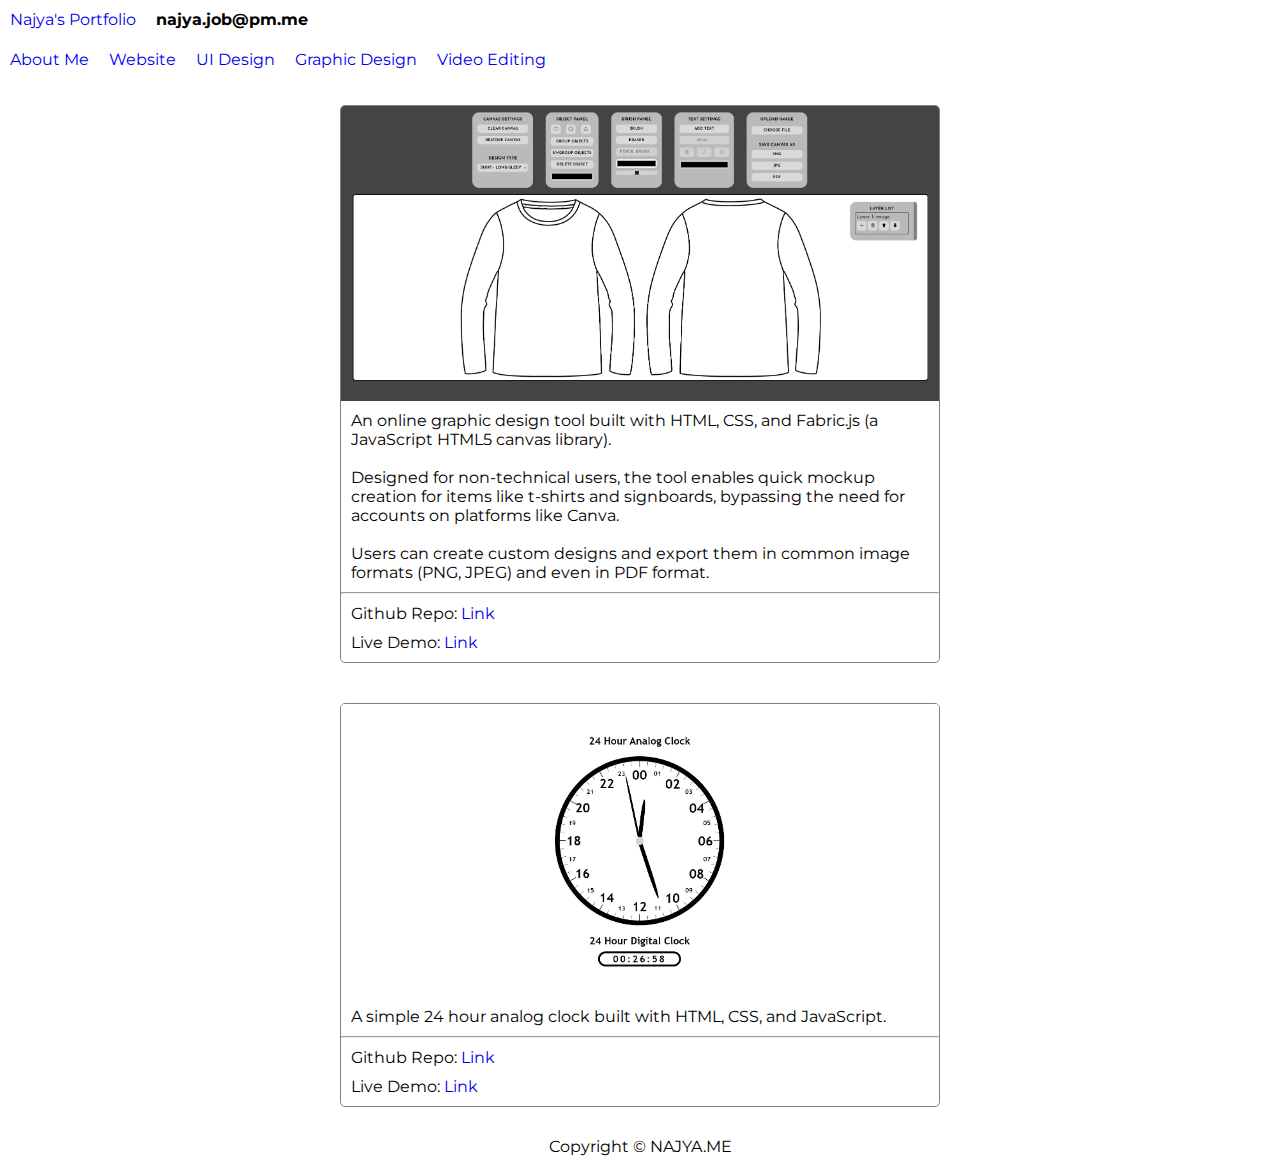
<file: website.html>
<!DOCTYPE html>
<html lang="en">

<head>
    <!-- Google tag (gtag.js) -->
    <script async src="https://www.googletagmanager.com/gtag/js?id=G-81DXQDD2KN"></script>
    <script>
        window.dataLayer = window.dataLayer || [];
        function gtag() { dataLayer.push(arguments); }
        gtag('js', new Date());

        gtag('config', 'G-81DXQDD2KN');
    </script>

    <meta charset="UTF-8">
    <meta name="viewport" content="width=device-width, initial-scale=1.0">
    <meta name="robots" content="noindex, noml, nofollow">
    <meta name="description" content="A little portfolio site of mine.">
    <link rel="stylesheet" href="./index.css">
    <title>Website | Najya</title>
    <link rel="icon" type="image/x-icon" href="./media/illustration/snail_compressed.webp">
</head>

<body id="top">
    <div class="fixed-top-nav">
        <nav>
            <ul class="firstNav">
                <li class="c1"><a href="index.html">Najya's Portfolio</a></li>
                <li class="c2"><span id="emailText" onclick="copyText()">najya.job@pm.me</span></li>
            </ul>
        </nav>

        <nav>
            <ul class="secondNav">
                <li class="navLink"><a href="index.html">About Me</a></li>
                <li class="navLink active"><a href="website.html">Website</a></li>
                <li class="navLink"><a href="ui-design.html">UI Design</a></li>
                <li class="navLink"><a href="graphic-design.html">Graphic Design</a></li>
                <li class="navLink"><a href="video-editing.html">Video Editing</a></li>
            </ul>
        </nav>
    </div>

    <div class="content">
        <div id="website" class="tabcontent">
            <!-- <h1>Website</h1> -->

            <div class="row">
                <div class="column">
                    <div class="child-website">
                        <img loading="lazy" src="./media/website/site-unleash_compressed.webp" alt="">

                        <p>
                            An online graphic design tool built with HTML, CSS, and Fabric.js (a JavaScript HTML5
                            canvas library).
                            <br><br>
                            Designed for non-technical users, the tool enables quick mockup creation for items like
                            t-shirts and
                            signboards, bypassing the need for accounts on platforms like Canva.
                            <br><br>
                            Users can create custom designs and export them in common image formats (PNG, JPEG) and
                            even in PDF format.
                        </p>
                        <hr>
                        <p>Github Repo: <a href="https://github.com/najya-mn/cst688-fabricjs-project-2024"
                                target="_blank">Link</a></p>
                        <p>Live Demo: <a href="https://najya-mn.github.io/cst688-fabricjs-project-2024/"
                                target="_blank">Link</a></p>
                    </div>
                </div>

                <div class="column">
                    <div class="child-website">
                        <img loading="lazy" src="./media/website/proj-analogClock_compressed.webp" alt="">

                        <p>
                            A simple 24 hour analog clock built with HTML, CSS, and JavaScript.
                        </p>
                        <hr>
                        <p>Github Repo: <a href="https://github.com/najya-mn/project-24hr-analog-digital-clock"
                                target="_blank">Link</a></p>
                        <p>Live Demo: <a href="https://najya-mn.github.io/project-24hr-analog-digital-clock/"
                                target="_blank">Link</a></p>
                    </div>
                </div>
            </div>
        </div>
    </div>

    <script src="./index.js"></script>

    <footer>
        Copyright &copy NAJYA.ME
    </footer>
</body>

</html>
</file>
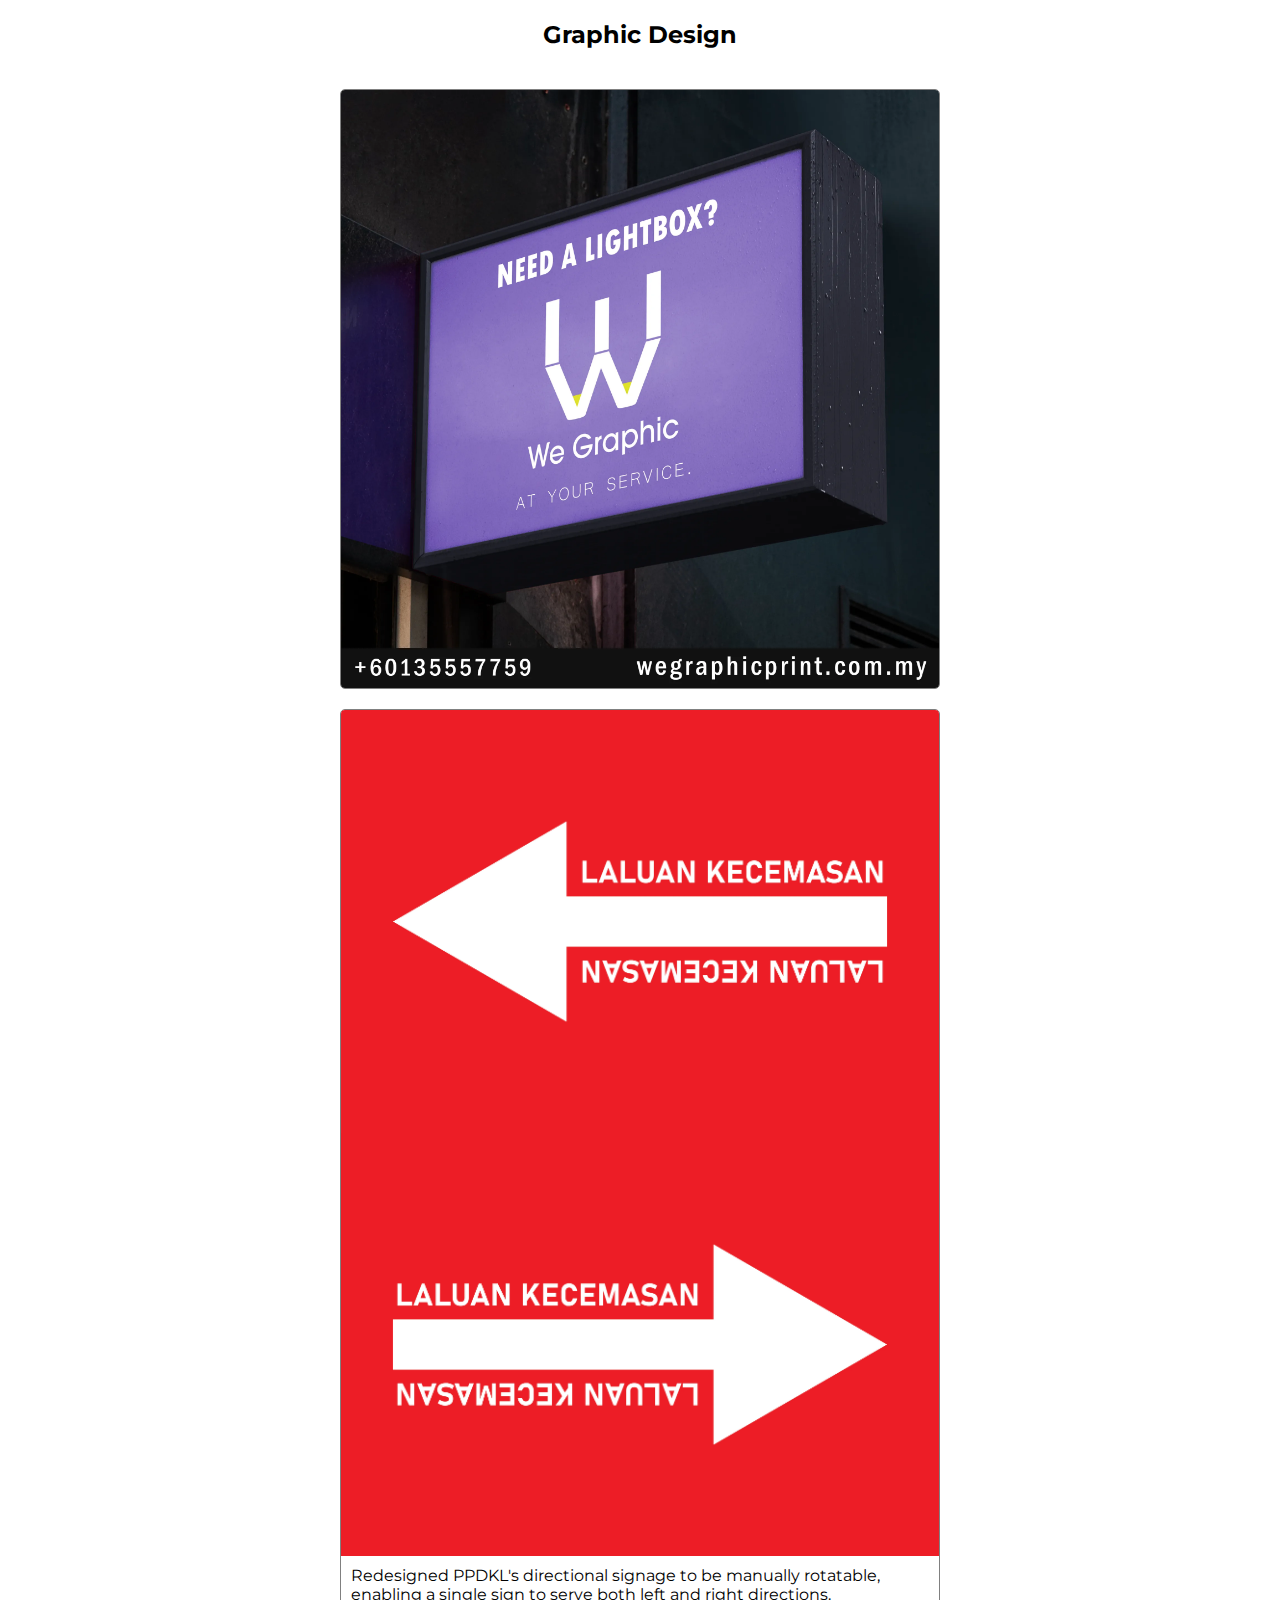
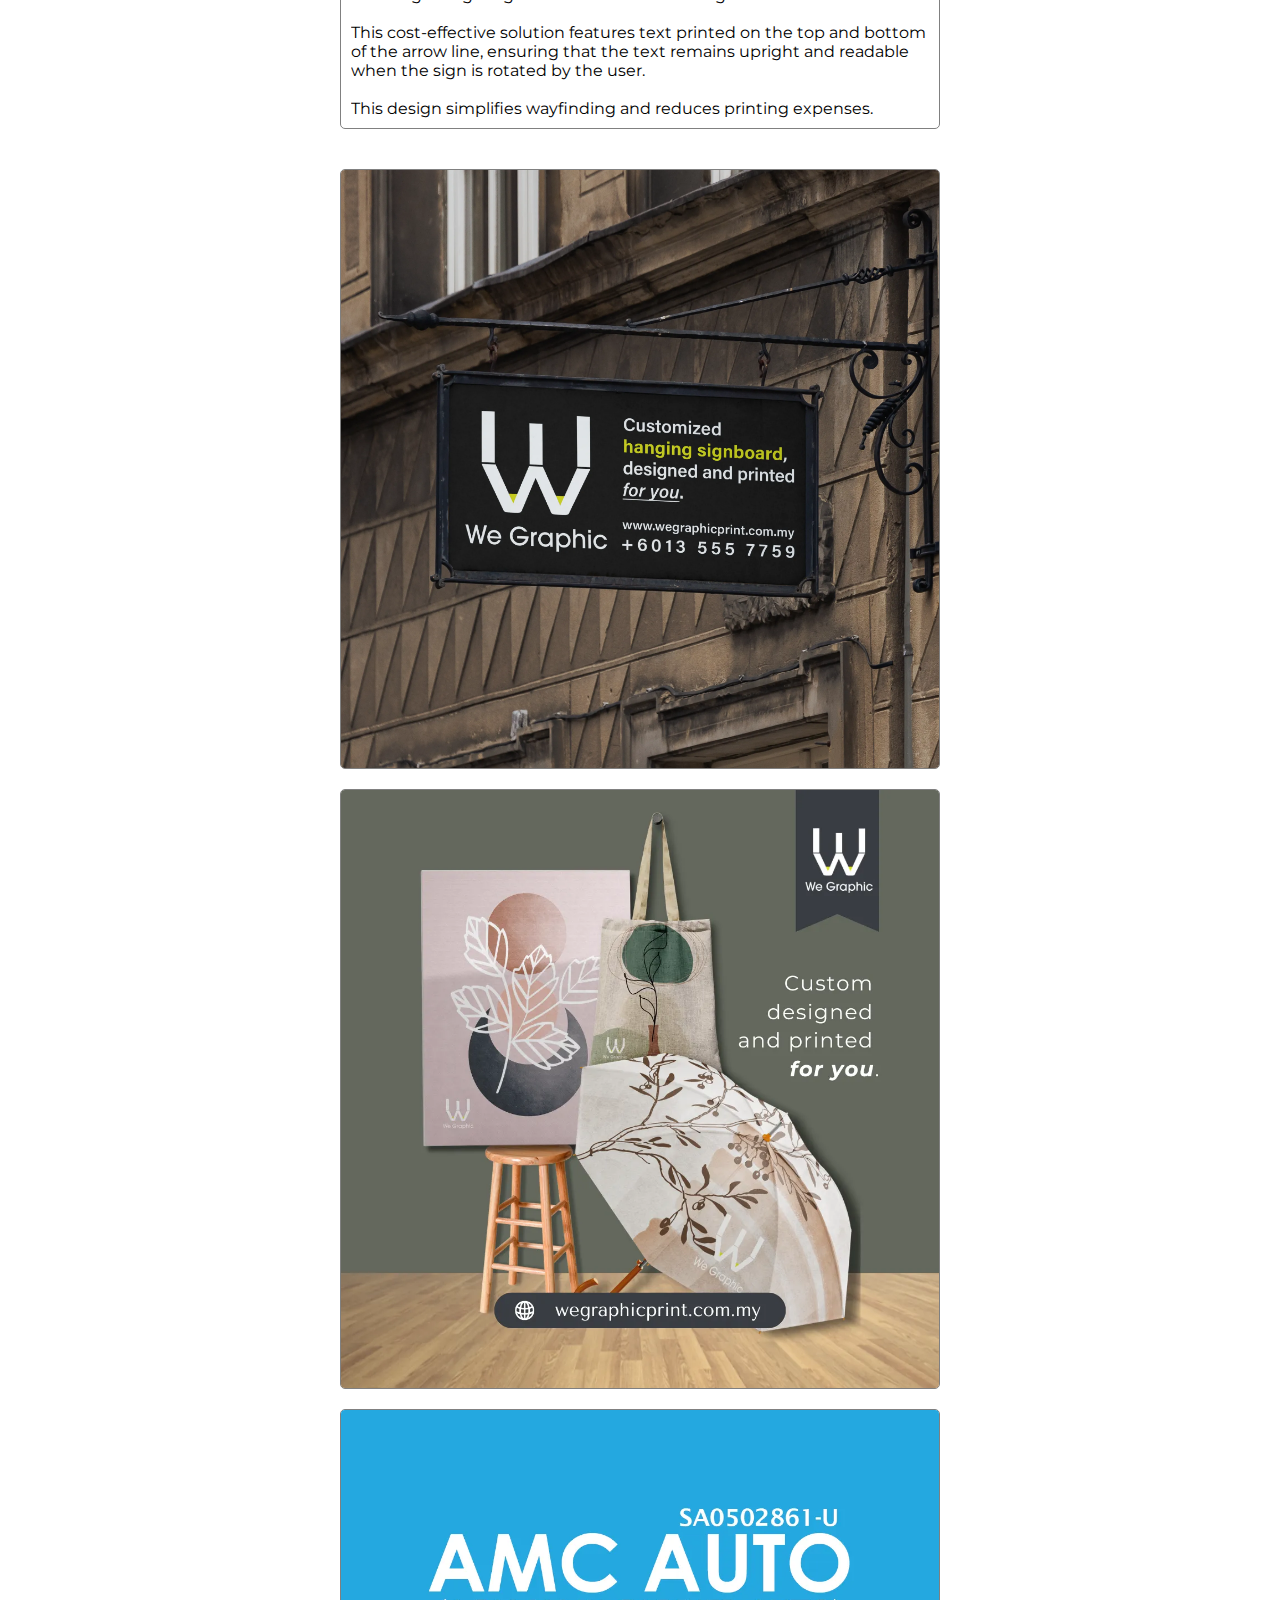
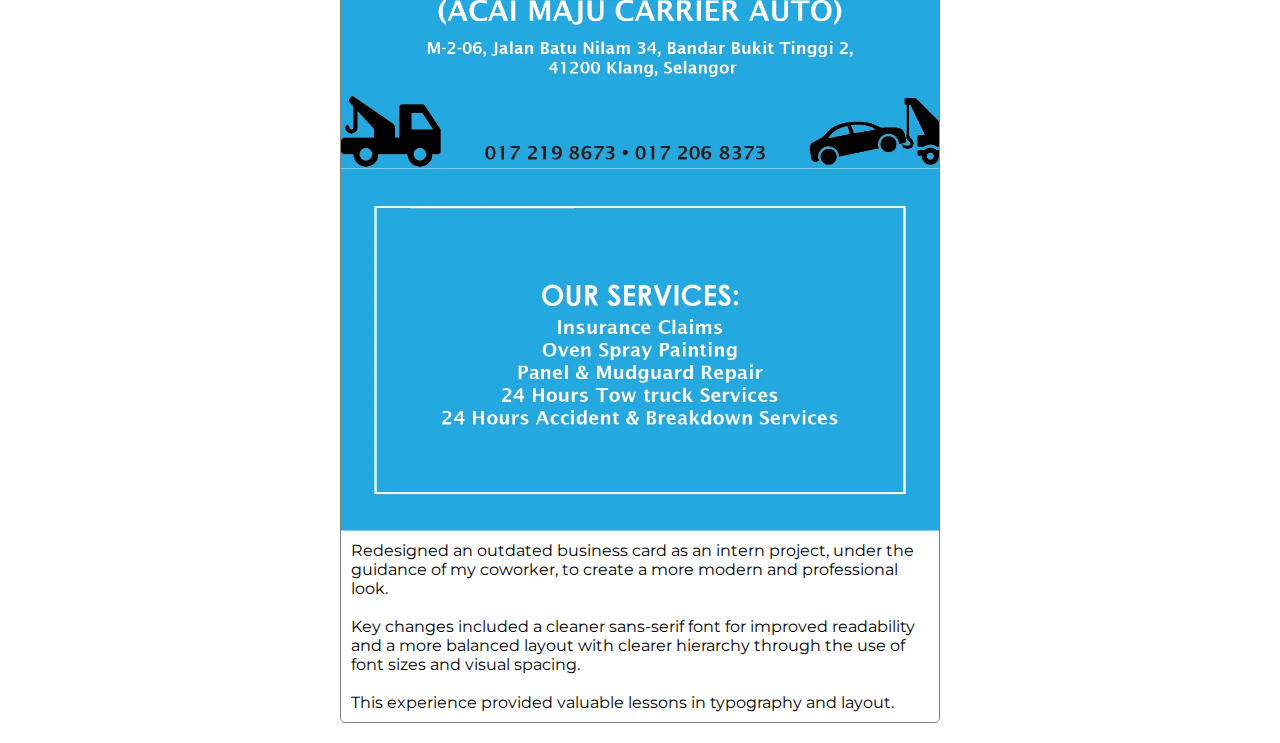
<file: design/graphic-design.html>
<!-- Don't include. -->
<!DOCTYPE html>
<html lang="en">

<head>
    <meta charset="UTF-8">
    <meta name="viewport" content="width=device-width, initial-scale=1.0">
    <meta name="robots" content="noindex, noml, nofollow">
    <meta name="description" content="A little portfolio site of mine.">
    <link rel="stylesheet" href="/index.css">
    <title>Portfolio | Najya</title>
    <link rel="icon" type="image/x-icon" href="/media/illustration/snail_compressed.webp">

    <!-- Google tag (gtag.js) -->
    <script async src="https://www.googletagmanager.com/gtag/js?id=G-81DXQDD2KN"></script>
    <script>
        window.dataLayer = window.dataLayer || [];
        function gtag() { dataLayer.push(arguments); }
        gtag('js', new Date());

        gtag('config', 'G-81DXQDD2KN');
    </script>
</head>

<body>
    <div id="graphic-design" class="tabcontent">
        <h1>Graphic Design</h1>
        <div class="row">
            <div class="column">
                <div class="child-gd">
                    <img loading="lazy" src="/media/graphic-design/wall mounted sign board_compressed.webp"alt="">
                </div>

                <div class="child-gd">
                    <img loading="lazy" src="/media/graphic-design/laluan kecemasan (left)_compressed.webp" alt="">
                    <img loading="lazy" src="/media/graphic-design/laluan kecemasan(right)_compressed.webp" alt="">

                    <p>
                        Redesigned PPDKL's directional signage to be manually rotatable, enabling a single sign to serve
                        both
                        left and right directions.
                        <br><br>
                        This cost-effective solution features text printed on the top and bottom of the arrow line,
                        ensuring that the text remains upright and readable when the sign is rotated by the user.
                        <br><br>
                        This design simplifies wayfinding and reduces printing expenses.
                    </p>
                </div>
            </div>

            <div class="column">
                <div class="child-gd">
                    <img loading="lazy" src="/media/graphic-design/signboard_compressed.webp" alt="">
                </div>

                <div class="child-gd">
                    <img loading="lazy" src="/media/graphic-design/TMYK 2_compressed.webp" alt="">
                </div>

                <div class="child-gd">
                    <img loading="lazy" src="/media/graphic-design/card front_compressed.webp" alt="">
                    <img loading="lazy" src="/media/graphic-design/card back_compressed.webp" alt="">

                    <p>
                        Redesigned an outdated business card as an intern project, under the guidance of my coworker,
                        to create a more modern and professional look.
                        <br><br>
                        Key changes included a cleaner sans-serif font for improved readability and a more balanced
                        layout
                        with clearer hierarchy through the use of font sizes and visual spacing.
                        <br><br>
                        This experience provided valuable lessons in typography and layout.
                    </p>
                </div>
            </div>
        </div>
    </div>
</body>

</html>
</file>
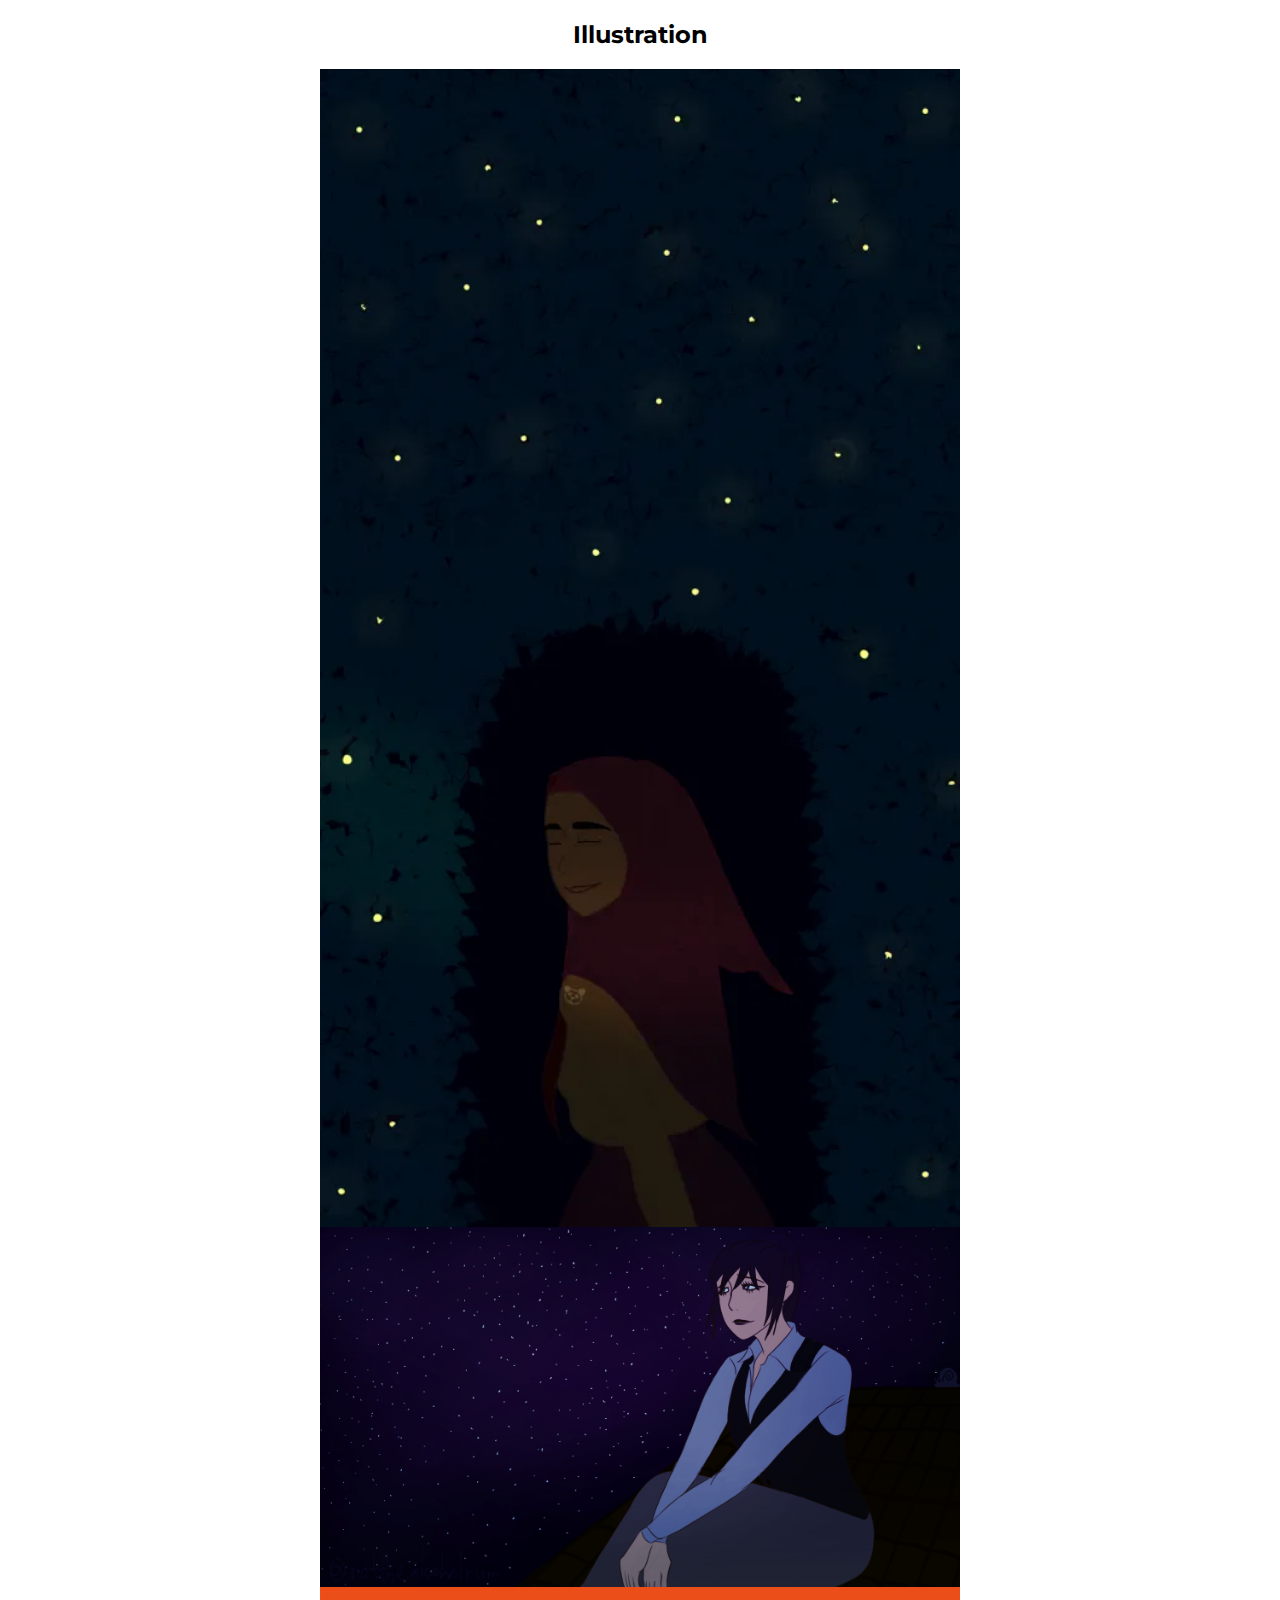
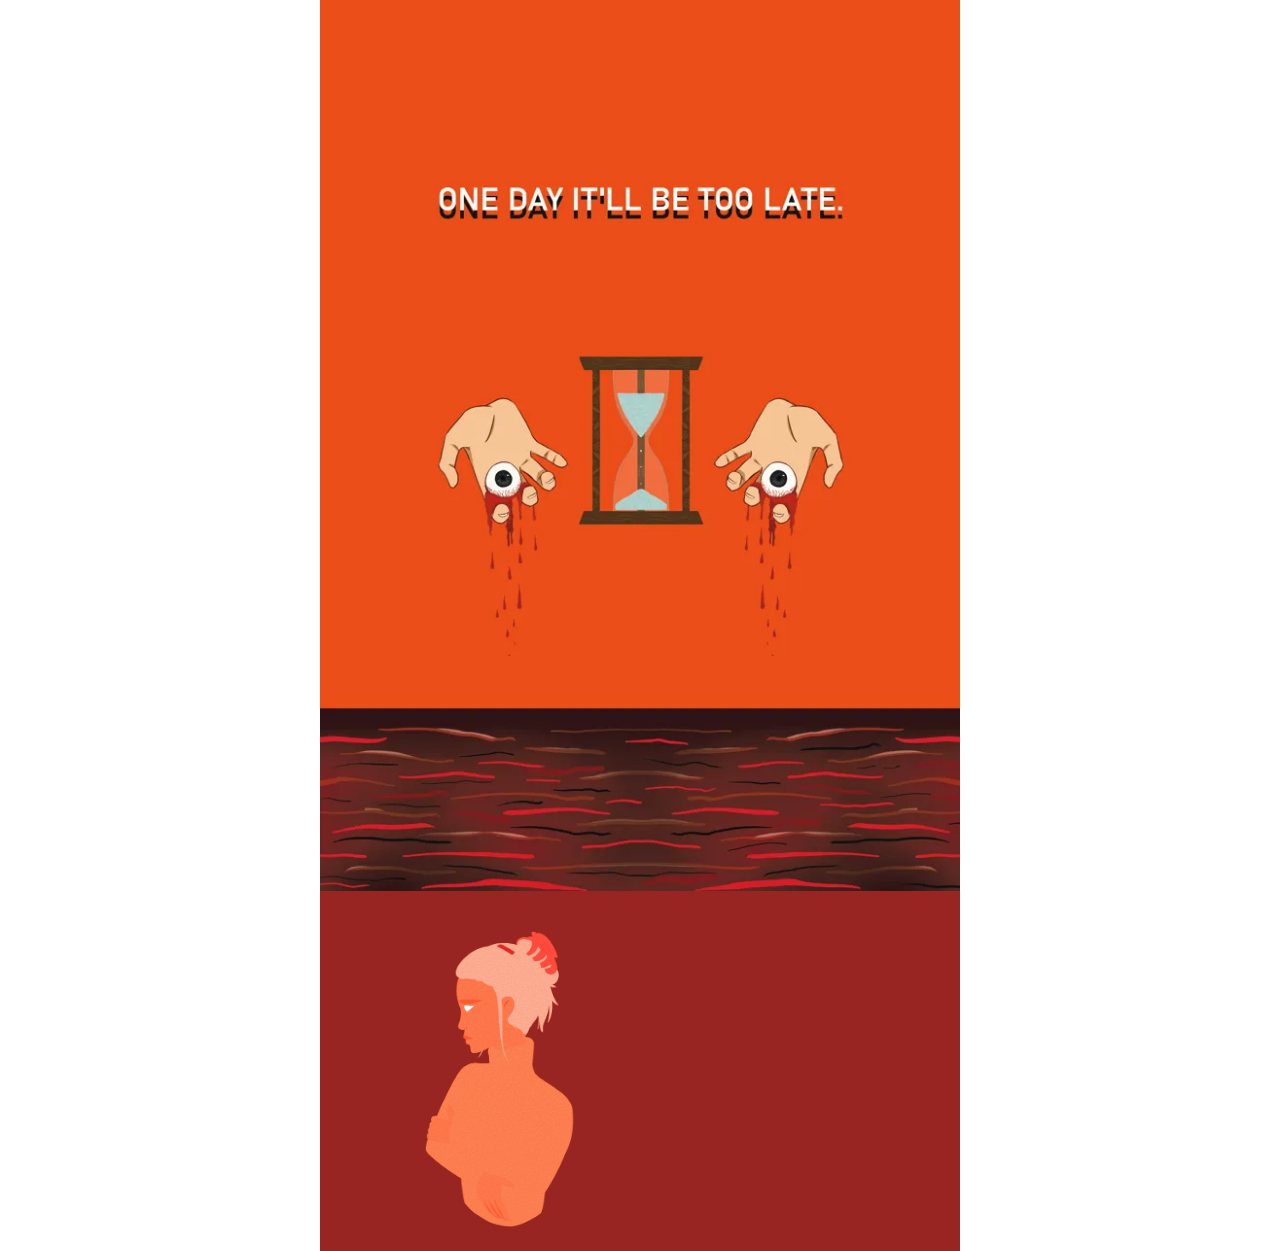
<file: design/illustration.html>
<!-- Don't include. -->
<!DOCTYPE html>
<html lang="en">

<head>
    <meta charset="UTF-8">
    <meta name="viewport" content="width=device-width, initial-scale=1.0">
    <meta name="robots" content="noindex, noml, nofollow">
    <meta name="description" content="A little portfolio site of mine.">
    <link rel="stylesheet" href="/index.css">
    <title>Portfolio | Najya</title>
    <link rel="icon" type="image/x-icon" href="/media/illustration/snail_compressed.webp">
</head>

<body>
    <div id="illustration" class="tabcontent">
        <h1>Illustration</h1>

        <div class="row">
            <div class="column">
                <img loading="lazy" src="/media/illustration/flower arch (winner)_compressed.webp" alt="">
                <img loading="lazy" src="/media/animation/field.gif" alt="">
            </div>
            <div class="column">
                <img loading="lazy" src="/media/illustration/one day it'll be too late_compressed.webp" alt="">
                <img loading="lazy" src="/media/illustration/red crossed arm_compressed.webp" alt="">
            </div>
        </div>
    </div>
</body>

</html>
</file>
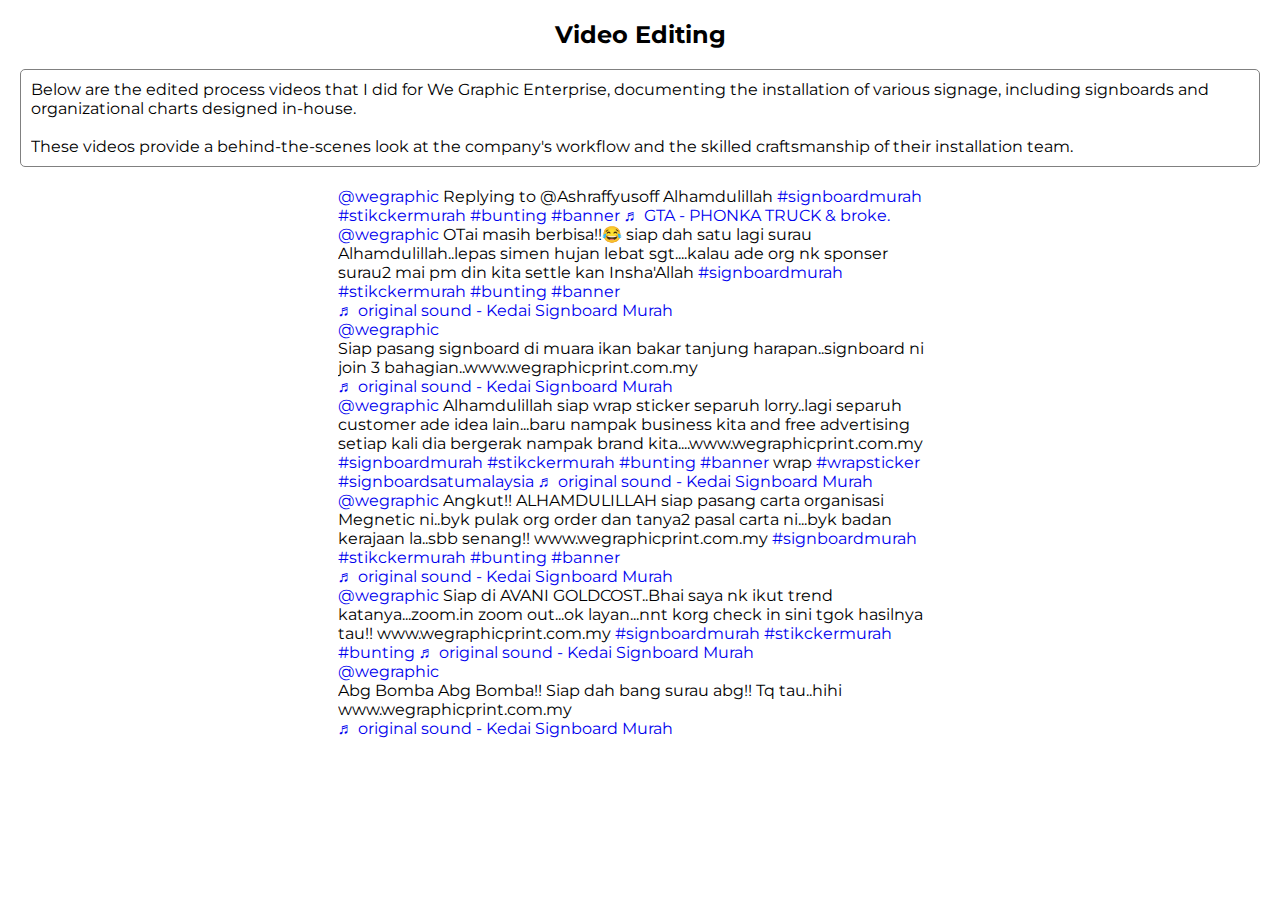
<file: design/video-edit.html>
<!-- Don't include. -->
<!DOCTYPE html>
<html lang="en">

<head>
    <meta charset="UTF-8">
    <meta name="viewport" content="width=device-width, initial-scale=1.0">
    <meta name="robots" content="noindex, noml, nofollow">
    <meta name="description" content="A little portfolio site of mine.">
    <link rel="stylesheet" href="/index.css">
    <title>Portfolio | Najya</title>
    <link rel="icon" type="image/x-icon" href="/media/illustration/snail_compressed.webp">
</head>

<body>
    <div id="video-editing" class="tabcontent">
        <h1>Video Editing</h1>
        <div class="child-video-exp">
            <p>
                Below are the edited process videos that I did for We Graphic Enterprise,
                documenting the installation of various signage,
                including signboards and organizational charts designed in-house.
                <br><br>
                These videos provide a behind-the-scenes look at the company's workflow and
                the skilled craftsmanship of their installation team.
            </p>
        </div>

        <div class="content-video">
            <div class="row">
                <div class="column">
                    <div class="child-video">
                        <blockquote class="tiktok-embed"
                            cite="https://www.tiktok.com/@wegraphic/video/7421167547573243154"
                            data-video-id="7421167547573243154" style="max-width: 605px;min-width: 325px;">
                            <section> <a target="_blank" title="@wegraphic"
                                    href="https://www.tiktok.com/@wegraphic?refer=embed">@wegraphic</a> Replying to
                                @Ashraffyusoff
                                Alhamdulillah <a title="signboardmurah" target="_blank"
                                    href="https://www.tiktok.com/tag/signboardmurah?refer=embed">#signboardmurah</a>
                                <a title="stikckermurah" target="_blank"
                                    href="https://www.tiktok.com/tag/stikckermurah?refer=embed">#stikckermurah</a>
                                <a title="bunting" target="_blank"
                                    href="https://www.tiktok.com/tag/bunting?refer=embed">#bunting</a> <a title="banner"
                                    target="_blank" href="https://www.tiktok.com/tag/banner?refer=embed">#banner</a> <a
                                    target="_blank" title="♬ GTA - PHONKA TRUCK &#38; broke."
                                    href="https://www.tiktok.com/music/GTA-7174175863313795073?refer=embed">♬ GTA -
                                    PHONKA TRUCK
                                    &#38;
                                    broke.</a>
                            </section>
                        </blockquote>
                        <script async src="https://www.tiktok.com/embed.js"></script>
                    </div>

                    <div class="child-video">
                        <blockquote class="tiktok-embed"
                            cite="https://www.tiktok.com/@wegraphic/video/7451452311219719442"
                            data-video-id="7451452311219719442" style="max-width: 605px;min-width: 325px;">
                            <section> <a target="_blank" title="@wegraphic"
                                    href="https://www.tiktok.com/@wegraphic?refer=embed">@wegraphic</a>
                                OTai masih berbisa!!😂 siap dah satu lagi surau Alhamdulillah..lepas simen hujan
                                lebat
                                sgt....kalau ade org nk
                                sponser surau2 mai pm din kita settle kan Insha&#39;Allah <a title="signboardmurah"
                                    target="_blank"
                                    href="https://www.tiktok.com/tag/signboardmurah?refer=embed">#signboardmurah</a>
                                <a title="stikckermurah" target="_blank"
                                    href="https://www.tiktok.com/tag/stikckermurah?refer=embed">#stikckermurah</a>
                                <a title="bunting" target="_blank"
                                    href="https://www.tiktok.com/tag/bunting?refer=embed">#bunting</a> <a title="banner"
                                    target="_blank" href="https://www.tiktok.com/tag/banner?refer=embed">#banner</a> <a
                                    target="_blank" title="♬ original sound  - Kedai Signboard Murah"
                                    href="https://www.tiktok.com/music/original-sound-Kedai-Signboard-Murah-7451452651596073729?refer=embed">♬
                                    original sound - Kedai Signboard Murah</a>
                            </section>
                        </blockquote>
                        <script async src="https://www.tiktok.com/embed.js"></script>
                    </div>
                </div>
                <div class="column">
                    <div class="child-video">
                        <blockquote class="tiktok-embed"
                            cite="https://www.tiktok.com/@wegraphic/video/7443675576981916935"
                            data-video-id="7443675576981916935" style="max-width: 605px; min-width: 325px;">
                            <section>
                                <a target="_blank" title="@wegraphic"
                                    href="https://www.tiktok.com/@wegraphic?refer=embed">@wegraphic</a>
                                <p>Siap pasang signboard di muara ikan bakar tanjung harapan..signboard ni join 3
                                    bahagian..www.wegraphicprint.com.my</p>
                                <a target="_blank" title="♬ original sound - Kedai Signboard Murah"
                                    href="https://www.tiktok.com/music/original-sound-Kedai-Signboard-Murah-7443675632757885697?refer=embed">♬
                                    original sound - Kedai Signboard Murah</a>
                            </section>
                        </blockquote>
                        <script async src="https://www.tiktok.com/embed.js"></script>
                    </div>
                    <div class="child-video">
                        <blockquote class="tiktok-embed"
                            cite="https://www.tiktok.com/@wegraphic/video/7454903245492833544"
                            data-video-id="7454903245492833544" style="max-width: 605px;min-width: 325px;">
                            <section> <a target="_blank" title="@wegraphic"
                                    href="https://www.tiktok.com/@wegraphic?refer=embed">@wegraphic</a>
                                Alhamdulillah siap wrap sticker separuh lorry..lagi separuh customer ade idea
                                lain...baru nampak
                                business kita
                                and free advertising setiap kali dia bergerak nampak brand
                                kita....www.wegraphicprint.com.my <a title="signboardmurah" target="_blank"
                                    href="https://www.tiktok.com/tag/signboardmurah?refer=embed">#signboardmurah</a>
                                <a title="stikckermurah" target="_blank"
                                    href="https://www.tiktok.com/tag/stikckermurah?refer=embed">#stikckermurah</a>
                                <a title="bunting" target="_blank"
                                    href="https://www.tiktok.com/tag/bunting?refer=embed">#bunting</a> <a title="banner"
                                    target="_blank" href="https://www.tiktok.com/tag/banner?refer=embed">#banner</a>
                                wrap <a title="wrapsticker" target="_blank"
                                    href="https://www.tiktok.com/tag/wrapsticker?refer=embed">#wrapsticker</a> <a
                                    title="signboardsatumalaysia" target="_blank"
                                    href="https://www.tiktok.com/tag/signboardsatumalaysia?refer=embed">#signboardsatumalaysia</a>
                                <a target="_blank" title="♬ original sound  - Kedai Signboard Murah"
                                    href="https://www.tiktok.com/music/original-sound-Kedai-Signboard-Murah-7454903334869814032?refer=embed">♬
                                    original sound - Kedai Signboard Murah</a>
                            </section>
                        </blockquote>
                        <script async src="https://www.tiktok.com/embed.js"></script>
                    </div>
                </div>
                <div class="column">
                    <div class="child-video">
                        <blockquote class="tiktok-embed"
                            cite="https://www.tiktok.com/@wegraphic/video/7446269267089214727"
                            data-video-id="7446269267089214727" style="max-width: 605px;min-width: 325px;">
                            <section> <a target="_blank" title="@wegraphic"
                                    href="https://www.tiktok.com/@wegraphic?refer=embed">@wegraphic</a>
                                Angkut!! ALHAMDULILLAH siap pasang carta organisasi Megnetic ni..byk pulak org order
                                dan
                                tanya2
                                pasal carta
                                ni...byk badan kerajaan la..sbb senang!! www.wegraphicprint.com.my <a
                                    title="signboardmurah" target="_blank"
                                    href="https://www.tiktok.com/tag/signboardmurah?refer=embed">#signboardmurah</a>
                                <a title="stikckermurah" target="_blank"
                                    href="https://www.tiktok.com/tag/stikckermurah?refer=embed">#stikckermurah</a>
                                <a title="bunting" target="_blank"
                                    href="https://www.tiktok.com/tag/bunting?refer=embed">#bunting</a> <a title="banner"
                                    target="_blank" href="https://www.tiktok.com/tag/banner?refer=embed">#banner</a> <a
                                    target="_blank" title="♬ original sound  - Kedai Signboard Murah"
                                    href="https://www.tiktok.com/music/original-sound-Kedai-Signboard-Murah-7446269299025464065?refer=embed">♬
                                    original sound - Kedai Signboard Murah</a>
                            </section>
                        </blockquote>
                        <script async src="https://www.tiktok.com/embed.js"></script>
                    </div>
                    <div class="child-video">
                        <blockquote class="tiktok-embed"
                            cite="https://www.tiktok.com/@wegraphic/video/7455573391332969735"
                            data-video-id="7455573391332969735" style="max-width: 605px;min-width: 325px;">
                            <section> <a target="_blank" title="@wegraphic"
                                    href="https://www.tiktok.com/@wegraphic?refer=embed">@wegraphic</a> Siap di
                                AVANI
                                GOLDCOST..Bhai saya nk
                                ikut trend katanya...zoom.in zoom out...ok layan...nnt korg check in sini tgok
                                hasilnya
                                tau!!
                                www.wegraphicprint.com.my <a title="signboardmurah" target="_blank"
                                    href="https://www.tiktok.com/tag/signboardmurah?refer=embed">#signboardmurah</a>
                                <a title="stikckermurah" target="_blank"
                                    href="https://www.tiktok.com/tag/stikckermurah?refer=embed">#stikckermurah</a>
                                <a title="bunting" target="_blank"
                                    href="https://www.tiktok.com/tag/bunting?refer=embed">#bunting</a> <a
                                    target="_blank" title="♬ original sound  - Kedai Signboard Murah"
                                    href="https://www.tiktok.com/music/original-sound-Kedai-Signboard-Murah-7455573482621963025?refer=embed">♬
                                    original sound - Kedai Signboard Murah</a>
                            </section>
                        </blockquote>
                        <script async src="https://www.tiktok.com/embed.js"></script>
                    </div>
                </div>
                <div class="column">
                    <div class="child-video">
                        <blockquote class="tiktok-embed"
                            cite="https://www.tiktok.com/@wegraphic/video/7447374203055066375"
                            data-video-id="7447374203055066375" style="max-width: 605px;min-width: 325px;">
                            <section> <a target="_blank" title="@wegraphic"
                                    href="https://www.tiktok.com/@wegraphic?refer=embed">@wegraphic</a>
                                <p>Abg Bomba Abg Bomba!! Siap dah bang surau abg!! Tq tau..hihi
                                    www.wegraphicprint.com.my</p> <a target="_blank"
                                    title="♬ original sound  - Kedai Signboard Murah"
                                    href="https://www.tiktok.com/music/original-sound-Kedai-Signboard-Murah-7447374238480124689?refer=embed">♬
                                    original sound - Kedai Signboard Murah</a>
                            </section>
                        </blockquote>
                        <script async src="https://www.tiktok.com/embed.js"></script>
                    </div>
                    <!-- <div class="child-video">
                            <iframe
                                src="https://www.facebook.com/plugins/video.php?height=476&href=https%3A%2F%2Fwww.facebook.com%2FWegraphicprinting%2Fvideos%2F1107400260852285%2F&show_text=false&width=267&t=0"
                                width="267" height="476" style="border:none;overflow:hidden;" scrolling="no" frameborder="0" allowfullscreen="true"
                                allow="autoplay; clipboard-write; encrypted-media; picture-in-picture; web-share" allowFullScreen="true"></iframe>
                        </div> -->

                </div>
            </div>
        </div>
    </div>
</body>

</html>
</file>
<file: index.css>
/*Main Stylesheet*/
@import url('https://fonts.googleapis.com/css2?family=Caveat&display=swap');	
@import url('https://fonts.googleapis.com/css2?family=Caveat&family=Montserrat&display=swap');

/* Section: CSS Reset */
/* http://meyerweb.com/eric/tools/css/reset/ 
   v2.0 | 20110126
   License: none (public domain)
*/

html, body, div, span, applet, object, iframe,
h1, h2, h3, h4, h5, h6, p, blockquote, pre,
a, abbr, acronym, address, big, cite, code,
del, dfn, em, img, ins, kbd, q, s, samp,
small, strike, strong, sub, sup, tt, var,
b, u, i, center,
dl, dt, dd, ol, ul, li,
fieldset, form, label, legend,
table, caption, tbody, tfoot, thead, tr, th, td,
article, aside, canvas, details, embed, 
figure, figcaption, footer, header, hgroup, 
menu, nav, output, ruby, section, summary,
time, mark, audio, video {
	margin: 0;
	padding: 0;
	border: 0;
	font-size: 100%;
	font: inherit;
	vertical-align: baseline;
	overflow-x: hidden;
}
/* HTML5 display-role reset for older browsers */
article, aside, details, figcaption, figure, 
footer, header, hgroup, menu, nav, section {
	display: block;
}

ol, ul {
	list-style: none;
}
blockquote, q {
	quotes: none;
}
blockquote:before, blockquote:after,
q:before, q:after {
	content: '';
	content: none;
}
table {
	border-collapse: collapse;
	border-spacing: 0;
}

a{
	white-space: nowrap;
	text-decoration-line: none;
	display: inline;
}





/*---------------------------------------------------------------------*/
/*Actual CSS*/

:root{
  --primary-color: black;
  --secondary-color: rgb(52, 52, 52); 
  /* --primary-color: #00372D; */
}

* {
  box-sizing: border-box;
}

body{
  font-family: Verdana, Geneva, Tahoma, sans-serif;
  font-family: 'Montserrat';
  background-color: var(--secondary-color);
}

.fixed-top-nav{
  position: fixed;
  top: 0;
  width: 100%;
  z-index: 1;
  background-color: black;
}
nav{
  height: 40px;
}
.tab{
  height: 50px;
}

nav ul {
  display: flex;
  align-items: center;
}

nav ul li {
  margin: 10px;
}

li.child-1 {
  flex-grow: 1;
  text-align: left;
  min-width: 20%;
}


li.child-2 {
  flex-grow: 3;
  text-align: right;
}

li.child-2 a{
  margin-right: 10px;
}

.tab{
  display: flex;
}
.tab {
  border: none;
}

.tab button{
  flex-grow: 1;
}
.tab button {
  border: none;
  outline: none;
  cursor: pointer;
  padding: 14px 16px;
  transition: 0.3s;
  font-size: 17px;
  background-color: var(--primary-color);
}

.tab button:hover {
  background-color: black;
}

.tab button.active {
  background-color: var(--secondary-color);
  border: 1px solid var(--secondary-color);
  border-radius: 5px;
  border-bottom: none;
  border-bottom-right-radius: 0;
  border-bottom-left-radius: 0;
}

.content{
  margin-top: 85px;
}

h1 {
  margin: 20px;
  text-align: center;
  font-size: 24px;
  font-weight: bold;
}

.content-contact{
  display: flex;
  flex-direction: column;
  align-items: center;
}
.content-contact{
  margin-top: 20px;
}
.content-contact p{
  text-align: center;
}
.child-contact{
  max-width: calc(500px + 10%);
}

span{
  font-weight: bold;
}

span:hover{
  cursor: pointer;
}

.content-video{
  background-color: white;
}

.child-website, .child-prototype, .child-gd, .child-video-exp, .child-contact{
  border: 5px solid black;
  background-color: black;
  border-radius: 5px;
  margin: 20px;
}
.child-website p, .child-prototype p, .child-gd p, .child-video-exp p, .child-contact p{
  margin: 10px;
  text-wrap: wrap;
}

.child-gd{
  margin: 0;
}

.content-prototype{
  display: flex;
  flex-direction: column;
  align-items: center;
}

.child-prototype{
  max-width: calc(500px + 10%);
}
.child-prototype img{
  width: 100%;
}
b{
  font-weight: bold;
}




.row {
  display: flex;
  /* flex-wrap: wrap;
  justify-content: space-around; */
  flex-direction: column;
  align-items: center;
}

.column {
  flex: 50%;
  max-width: 50%;
}

.column img {
  vertical-align: middle;
  width: 100%;
}

@media (max-width: 800px) {
  .column {
    flex: 100%;
    max-width: 100%;
  }
  .content{
    margin-top: 108px;
  }

  .child-website{
    margin-bottom: 0;
  }

  .child-prototype{
    max-width: 100%;
  }

  .tab{
    height: 70px;
  }
}

@media (max-width: 600px) {
  .content{
    margin-top: 110px;
  }

  .tab button{
    font-size: 17px;
    padding: 10px;
  }
}

@media (max-width: 500px) {
  .content{
    margin-top: 107px;
  }

  .tab button{
    font-size: 14px;
    padding: 10px;
  }
}

@media (max-width: 400px) {
  .content{
    margin-top: 107px;
  }

  .tab button{
    font-size: 14px;
    padding: 0;
  }
}

footer{
  bottom: 0;
  left: 0;
  right: 0;
  position: relative;
  text-align: center;
  margin-top: 10px;
}


/* !!! invert !!!*/
body{
  background-color: white;
}

.fixed-top-nav{
  background-color: white;
}

.tab button{
  background-color: white;
  color: black;
  border: 1px solid black;
  border-top: none;
  border-left: none;
  border-right: none;
}

.tab button:hover {
  background-color: lightgray;
}


.tab button.active {
  background-color: white;
}

.child-website, .child-prototype, .child-gd, .child-video-exp, .child-contact{
  border: 1px solid grey;
  color: black;
  background-color: white;
  border-radius: 5px;
  margin: 20px;
}

.child-1 a{
  color: black;
}

.child-website:hover{
  box-shadow: 3px 3px 6px 3px grey;
}
</file>
